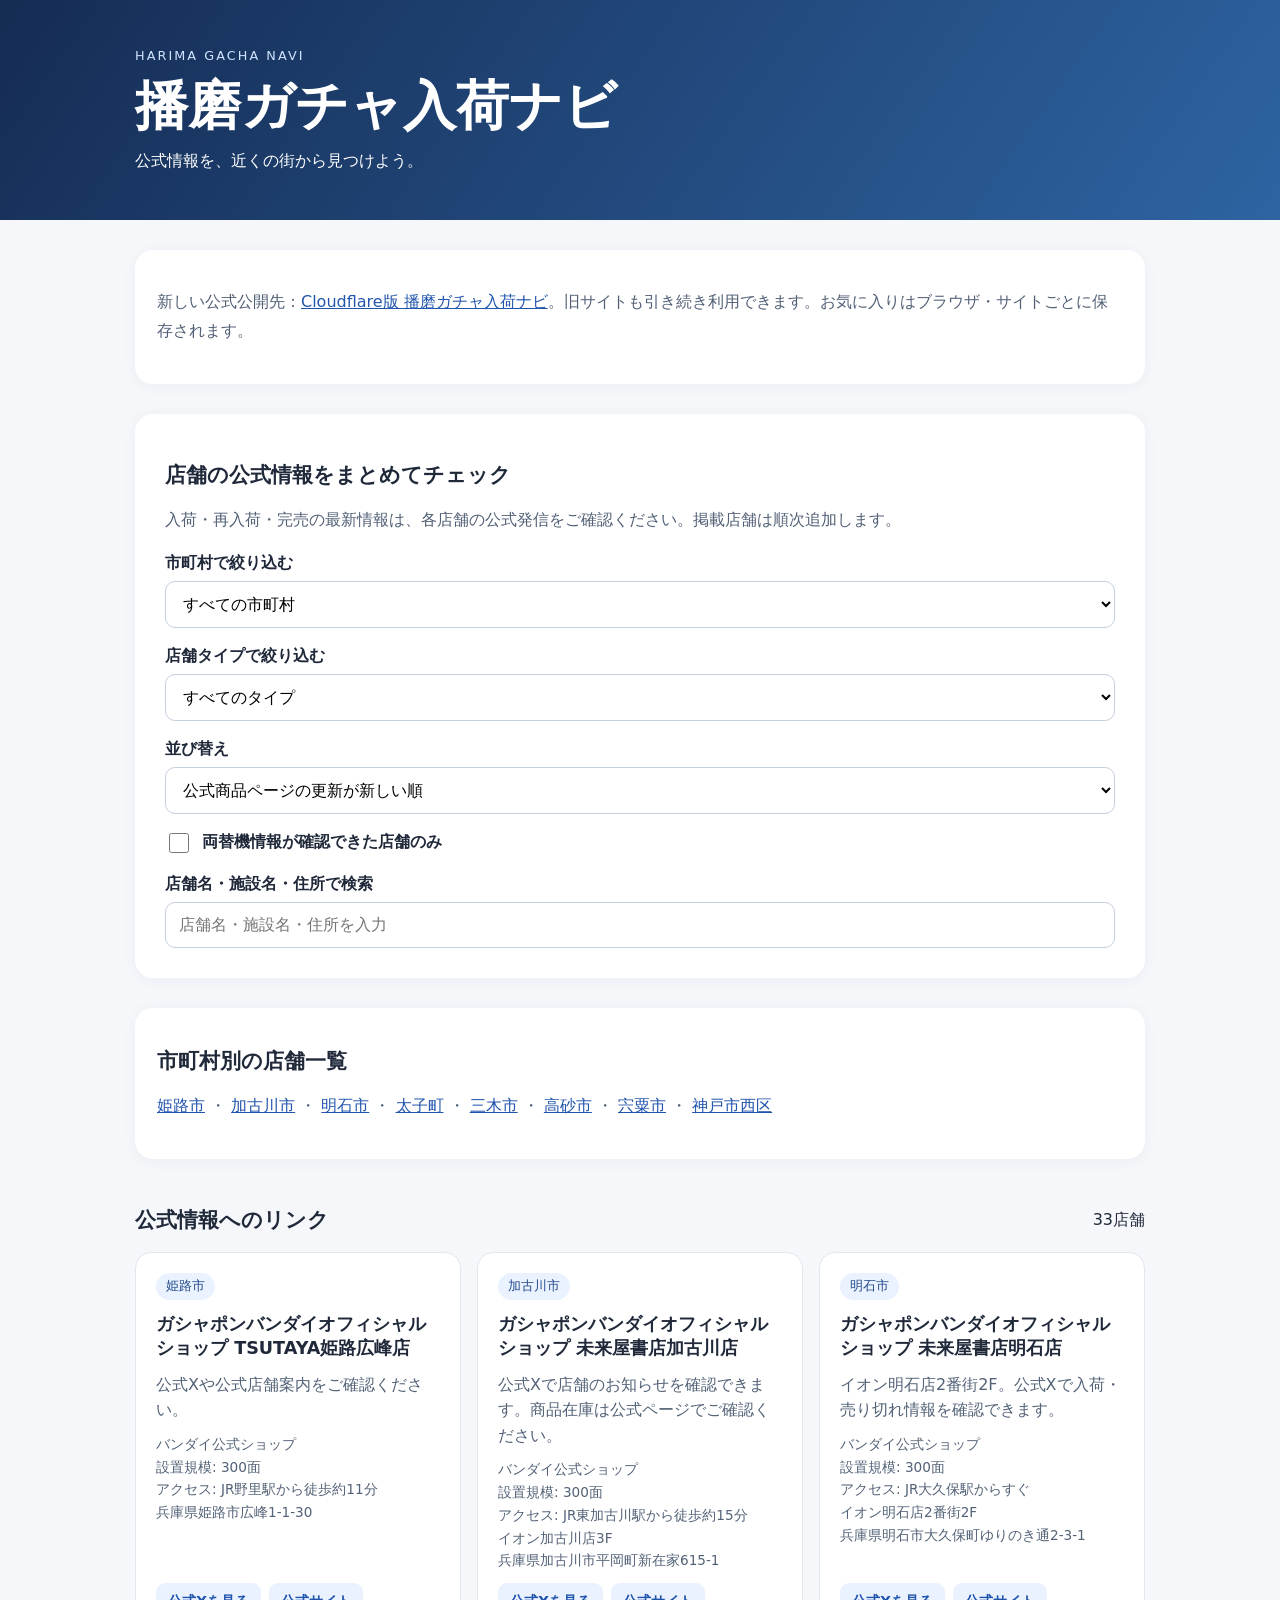
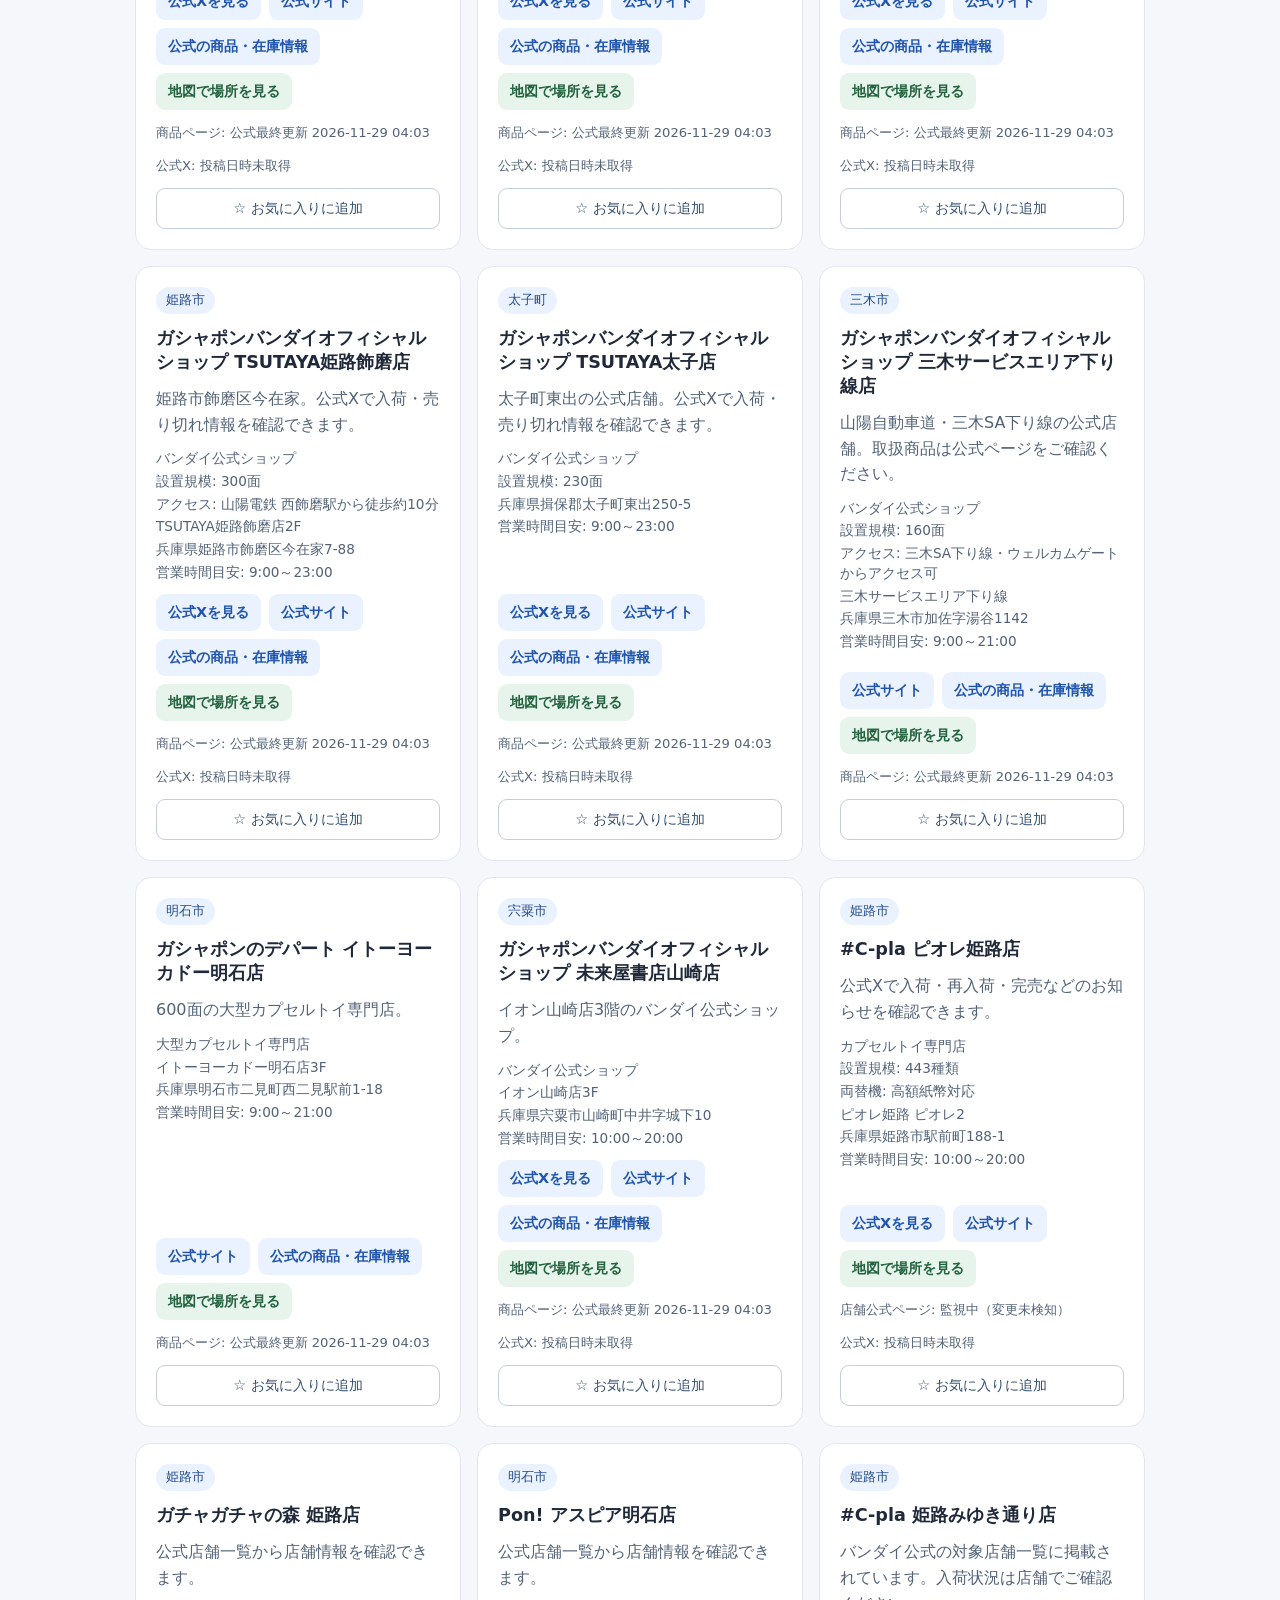
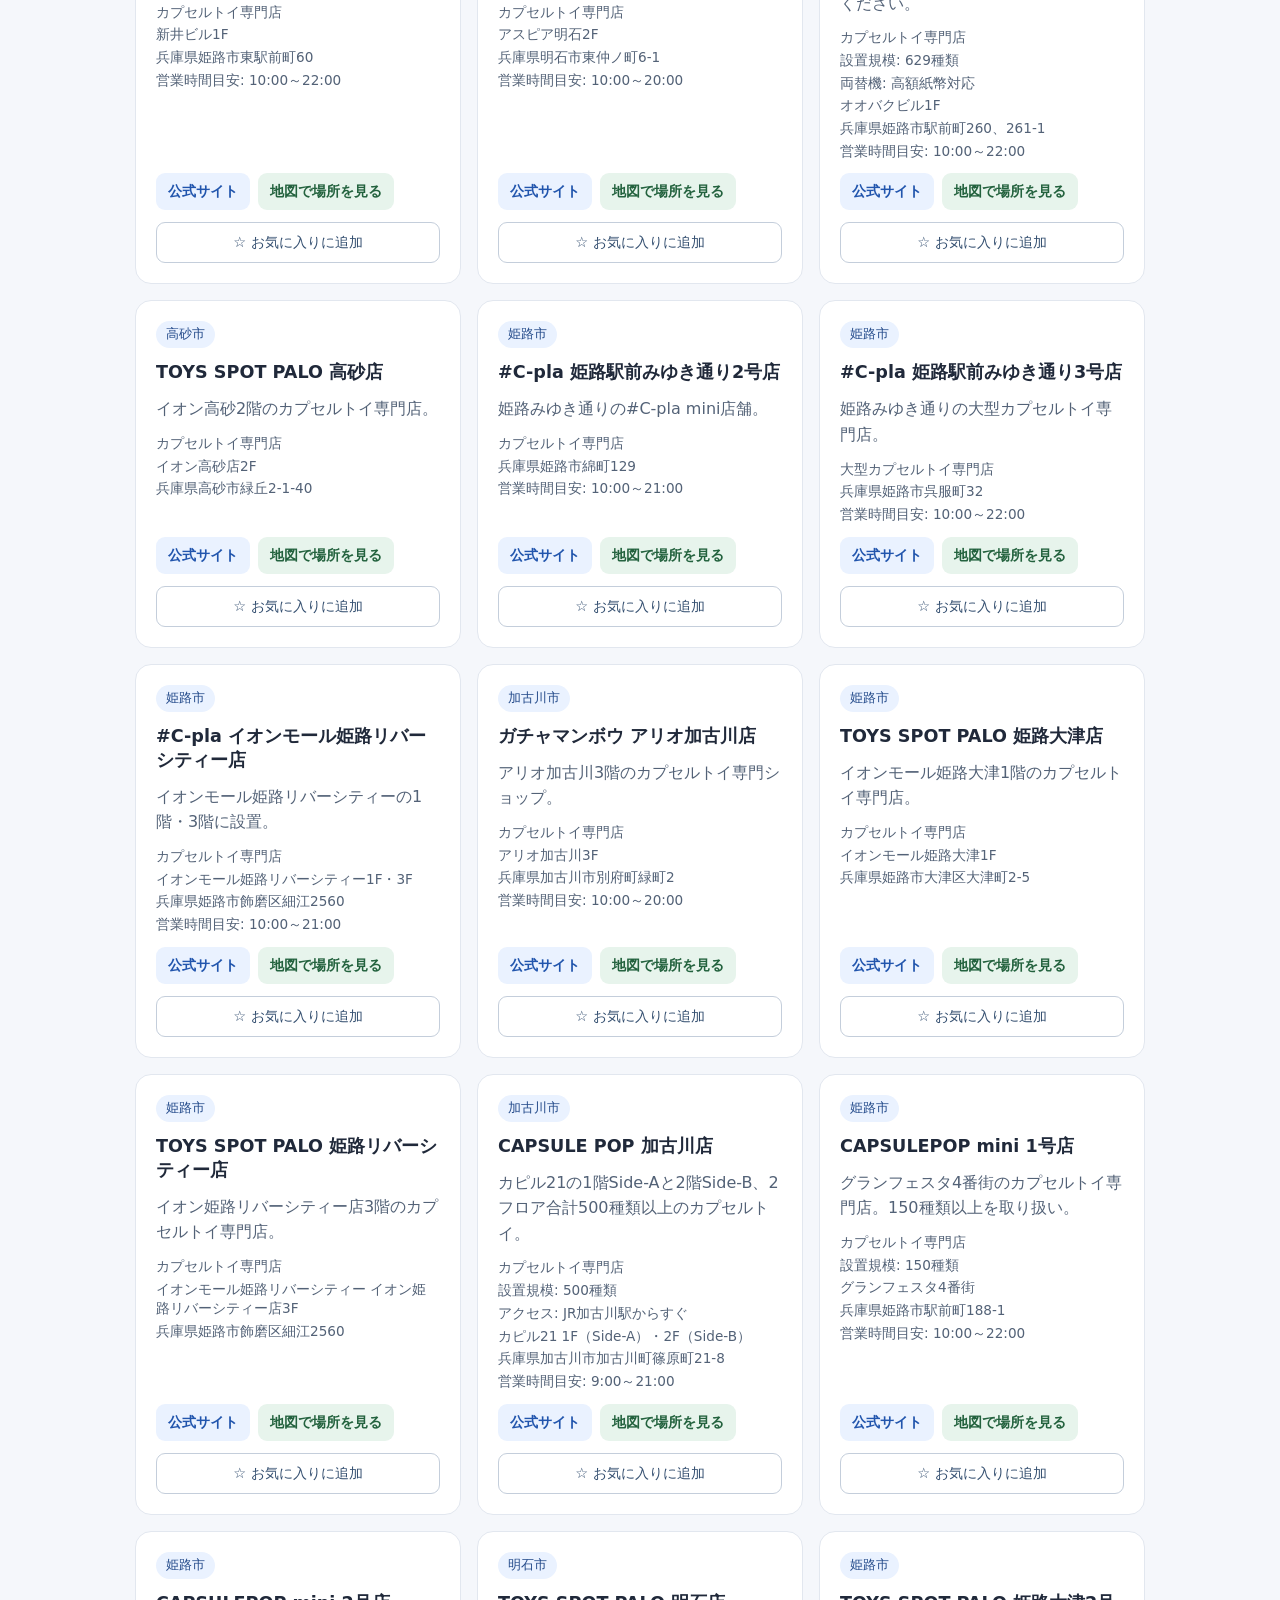
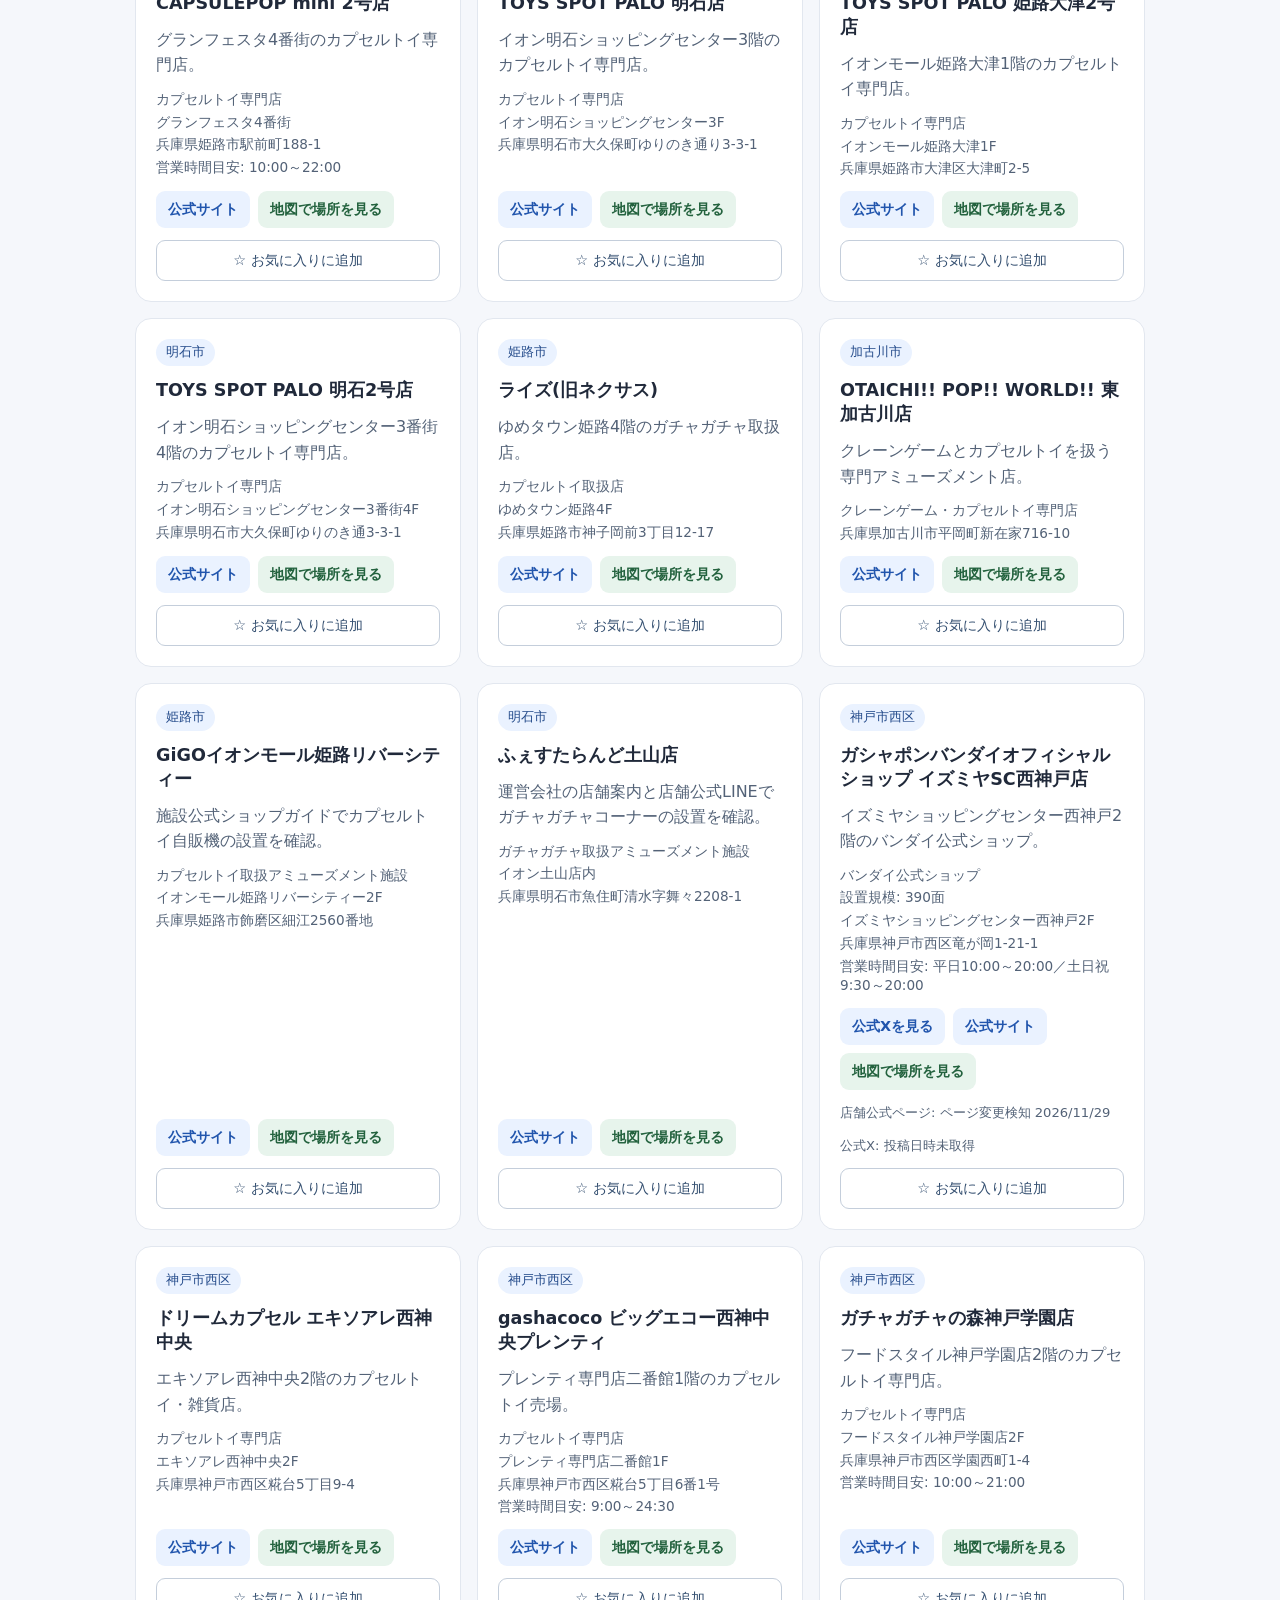
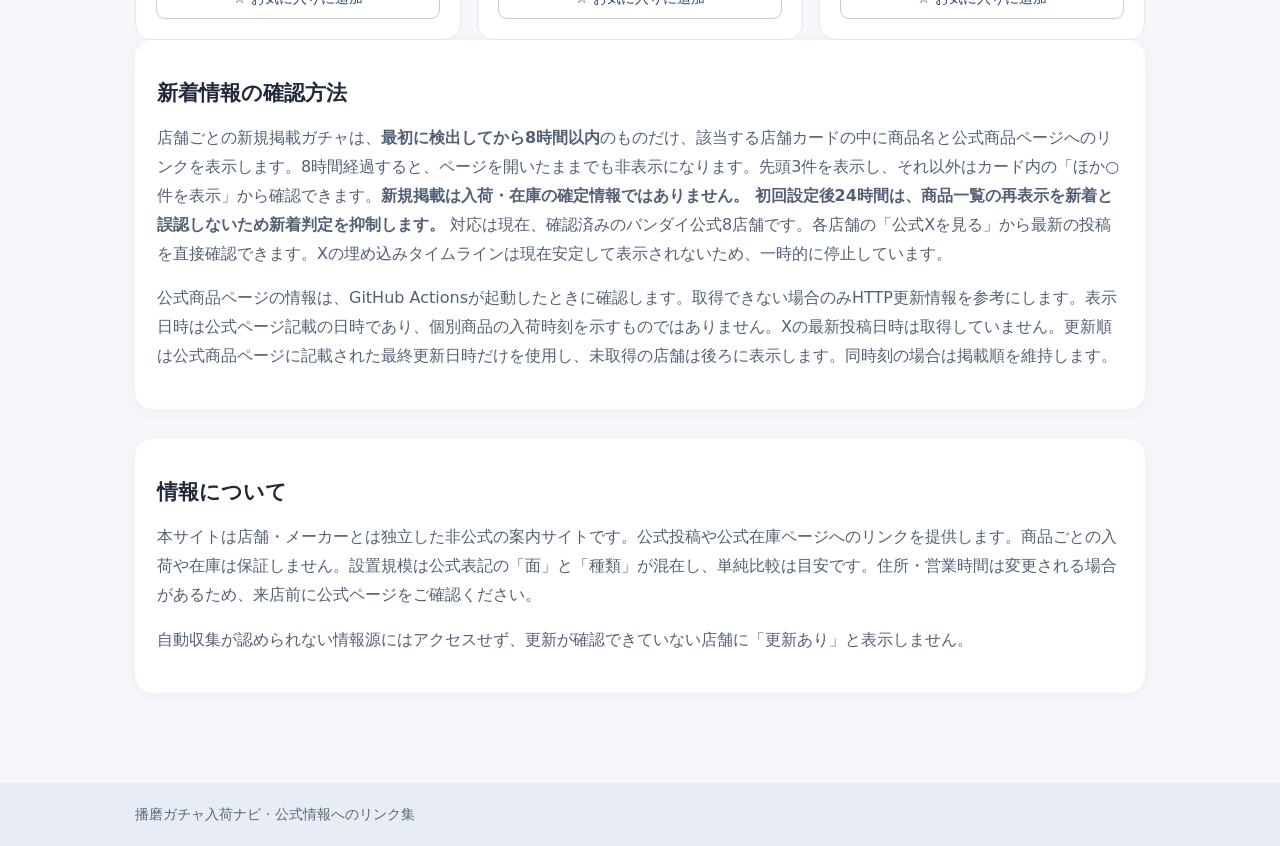
<file: index.html>
<!doctype html>
<html lang="ja"><head><meta charset="utf-8"><meta name="viewport" content="width=device-width,initial-scale=1"><meta name="description" content="播磨地域・神戸市西区のガチャガチャ店舗公式情報を地域別に探せる案内サイト。"><title>播磨・神戸市西区のガチャガチャ店舗・公式X情報 | 播磨ガチャ入荷ナビ</title><link rel="canonical" href="https://harima-gacha-navi.pages.dev/"><link rel="stylesheet" href="style.css"></head>
<body><header><div class="wrap"><p class="eyebrow">HARIMA GACHA NAVI</p><h1>播磨ガチャ入荷ナビ</h1><p>公式情報を、近くの街から見つけよう。</p></div></header>
<main class="wrap"><!-- legacy-migration-start --><section class="notice"><p>新しい公式公開先：<a href="https://harima-gacha-navi.pages.dev/">Cloudflare版 播磨ガチャ入荷ナビ</a>。旧サイトも引き続き利用できます。お気に入りはブラウザ・サイトごとに保存されます。</p></section><!-- legacy-migration-end --><section class="intro"><h2>店舗の公式情報をまとめてチェック</h2><p>入荷・再入荷・完売の最新情報は、各店舗の公式発信をご確認ください。掲載店舗は順次追加します。</p><label for="city">市町村で絞り込む</label><select id="city"><option value="">すべての市町村</option></select><label for="category">店舗タイプで絞り込む</label><select id="category"><option value="">すべてのタイプ</option></select><label for="sort">並び替え</label><select id="sort"><option value="updated">公式商品ページの更新が新しい順</option><option value="default">標準順</option><option value="capacity">設置規模の大きい順（面・種類混在）</option><option value="name">店舗名順</option></select><label class="favorite-filter"><input id="exchange-only" type="checkbox"> 両替機情報が確認できた店舗のみ</label><label for="search">店舗名・施設名・住所で検索</label><input id="search" type="search" placeholder="店舗名・施設名・住所を入力"></section>
<section class="notice"><h2>市町村別の店舗一覧</h2><p><a href="city/himeji/">姫路市</a> ・ <a href="city/kakogawa/">加古川市</a> ・ <a href="city/akashi/">明石市</a> ・ <a href="city/taishi/">太子町</a> ・ <a href="city/miki/">三木市</a> ・ <a href="city/takasago/">高砂市</a> ・ <a href="city/shiso/">宍粟市</a> ・ <a href="city/kobe-nishi/">神戸市西区</a></p></section><section class="notice" hidden><h2>公式Xをまとめて確認</h2><p>下のボタンを押すと、登録店舗の公開タイムラインを一画面に表示します。投稿の新着判定や入荷保証は行いません。</p><label for="board-city">まとめ表示の市町村</label><select id="board-city"><option value="">すべての市町村</option></select><label class="favorite-filter"><input id="board-favorites" type="checkbox"> お気に入り店舗のみ</label><p id="board-count" aria-live="polite"></p><button id="show-board" type="button" aria-expanded="false">公式Xをまとめて表示</button><div id="timeline-board" class="timeline-board" hidden></div></section><section aria-live="polite"><div class="section-head"><h2>公式情報へのリンク</h2><span id="count"></span></div><div id="stores" class="grid"></div></section>
<section class="notice"><h2>新着情報の確認方法</h2><p>店舗ごとの新規掲載ガチャは、<strong>最初に検出してから8時間以内</strong>のものだけ、該当する店舗カードの中に商品名と公式商品ページへのリンクを表示します。8時間経過すると、ページを開いたままでも非表示になります。先頭3件を表示し、それ以外はカード内の「ほか○件を表示」から確認できます。<strong>新規掲載は入荷・在庫の確定情報ではありません。 初回設定後24時間は、商品一覧の再表示を新着と誤認しないため新着判定を抑制します。</strong> 対応は現在、確認済みのバンダイ公式8店舗です。各店舗の「公式Xを見る」から最新の投稿を直接確認できます。Xの埋め込みタイムラインは現在安定して表示されないため、一時的に停止しています。</p><p>公式商品ページの情報は、GitHub Actionsが起動したときに確認します。取得できない場合のみHTTP更新情報を参考にします。表示日時は公式ページ記載の日時であり、個別商品の入荷時刻を示すものではありません。Xの最新投稿日時は取得していません。更新順は公式商品ページに記載された最終更新日時だけを使用し、未取得の店舗は後ろに表示します。同時刻の場合は掲載順を維持します。</p></section><section class="notice"><h2>情報について</h2><p>本サイトは店舗・メーカーとは独立した非公式の案内サイトです。公式投稿や公式在庫ページへのリンクを提供します。商品ごとの入荷や在庫は保証しません。設置規模は公式表記の「面」と「種類」が混在し、単純比較は目安です。住所・営業時間は変更される場合があるため、来店前に公式ページをご確認ください。</p><p>自動収集が認められない情報源にはアクセスせず、更新が確認できていない店舗に「更新あり」と表示しません。</p></section></main><footer><div class="wrap">播磨ガチャ入荷ナビ · 公式情報へのリンク集</div></footer><script src="stores.js" defer></script><script src="favorites.js" defer></script><script src="store-card-gachas.js" defer></script><script src="app.js" defer></script><script src="x-embed.js" defer></script><script src="timeline-board.js" defer></script></body></html>
</file>
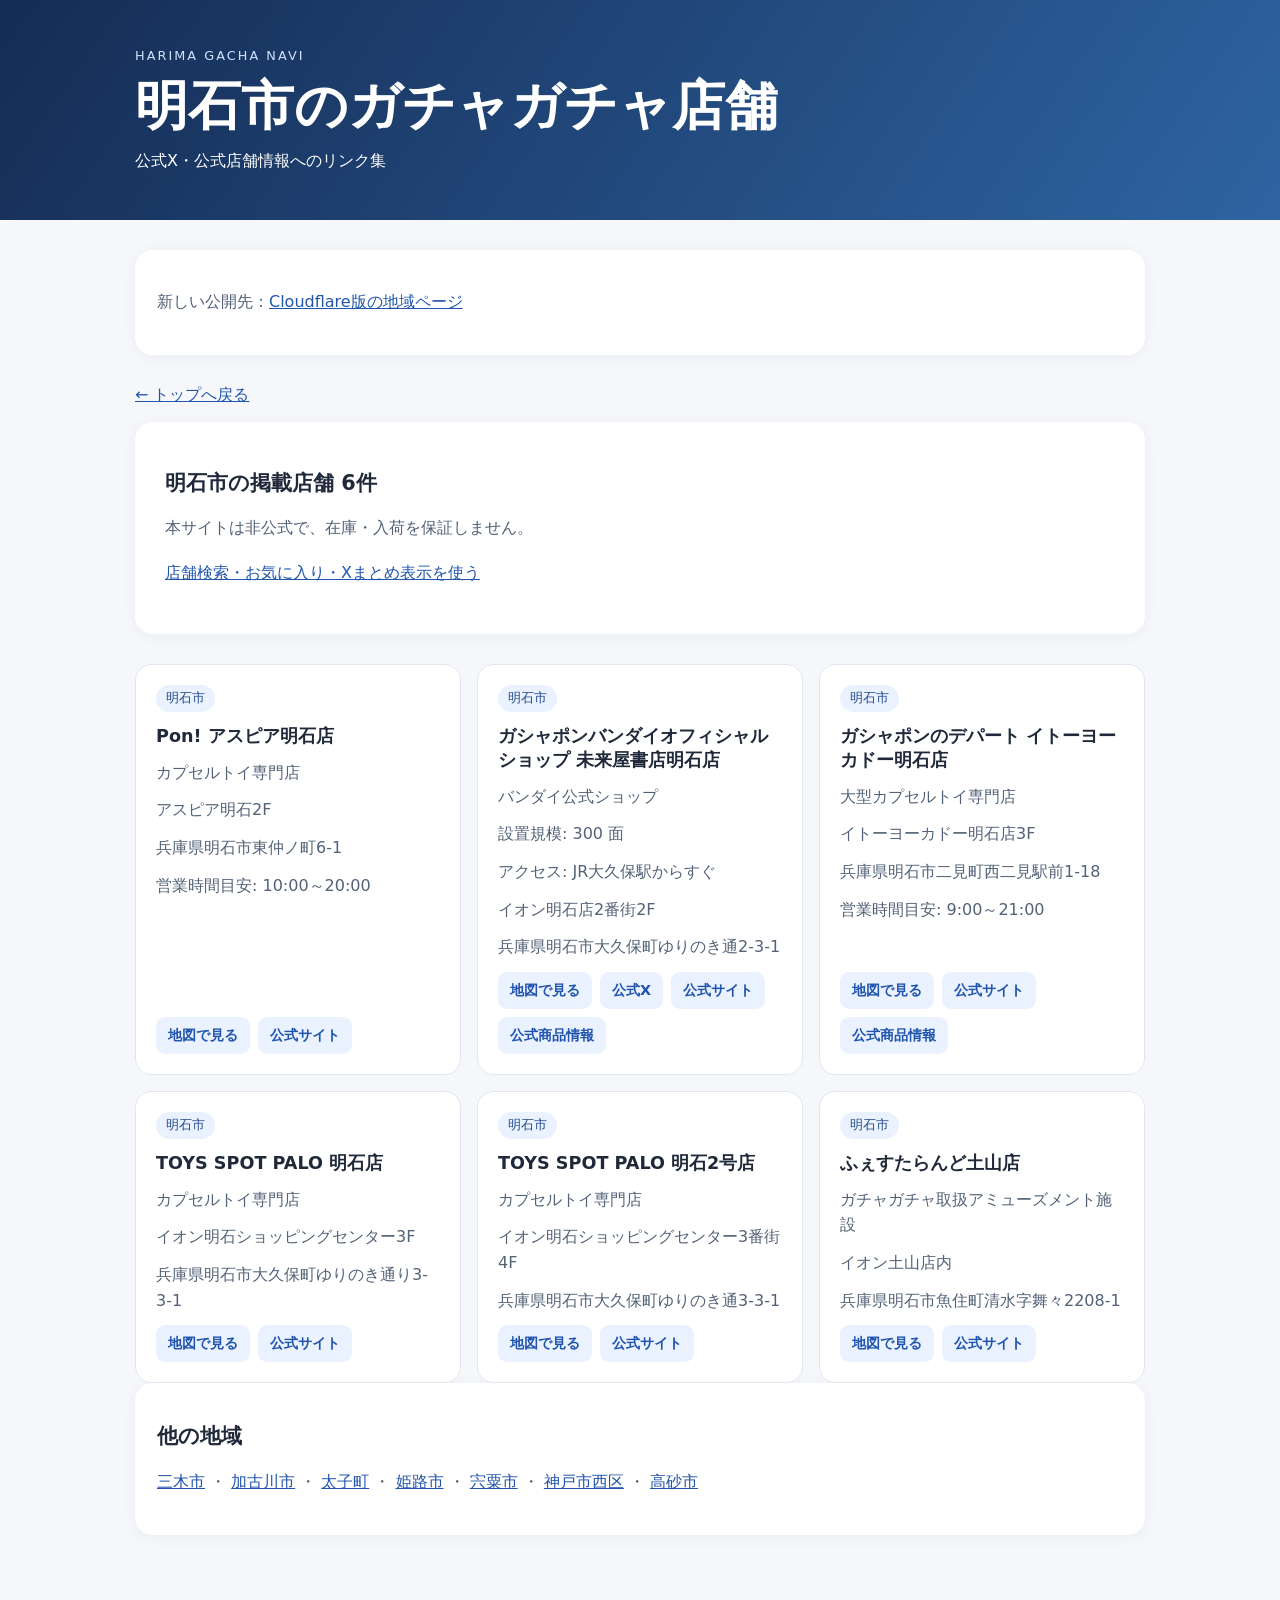
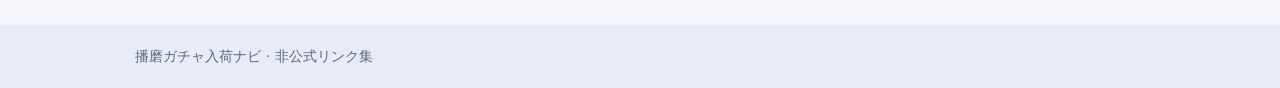
<file: city/akashi/index.html>
<!doctype html><html lang="ja"><head><meta charset="utf-8"><meta name="viewport" content="width=device-width,initial-scale=1"><title>明石市のガチャガチャ店舗・公式X情報 | 播磨ガチャ入荷ナビ</title><meta name="description" content="明石市のガチャガチャ・カプセルトイ店舗6件の公式情報リンク。入荷情報は公式発信で確認できます。"><link rel="canonical" href="https://harima-gacha-navi.pages.dev/city/akashi/"><link rel="stylesheet" href="../../style.css"></head><body><header><div class="wrap"><p class="eyebrow">HARIMA GACHA NAVI</p><h1>明石市のガチャガチャ店舗</h1><p>公式X・公式店舗情報へのリンク集</p></div></header><main class="wrap"><!-- legacy-migration-start --><section class="notice"><p>新しい公開先：<a href="https://harima-gacha-navi.pages.dev/city/akashi/">Cloudflare版の地域ページ</a></p></section><!-- legacy-migration-end --><p><a href="../../">← トップへ戻る</a></p><section class="intro"><h2>明石市の掲載店舗 6件</h2><p>本サイトは非公式で、在庫・入荷を保証しません。</p><p><a href="../../?city=%E6%98%8E%E7%9F%B3%E5%B8%82">店舗検索・お気に入り・Xまとめ表示を使う</a></p></section><section class="grid"><article class="card" data-store-name="Pon! アスピア明石店"><span class="city">明石市</span><h3>Pon! アスピア明石店</h3><p>カプセルトイ専門店</p><p>アスピア明石2F</p><p>兵庫県明石市東仲ノ町6-1</p><p>営業時間目安: 10:00～20:00</p><div class="links"><a href="https://www.google.com/maps/search/?api=1&amp;query=%E5%85%B5%E5%BA%AB%E7%9C%8C%E6%98%8E%E7%9F%B3%E5%B8%82%E6%9D%B1%E4%BB%B2%E3%83%8E%E7%94%BA6-1%20Pon!%20%E3%82%A2%E3%82%B9%E3%83%94%E3%82%A2%E6%98%8E%E7%9F%B3%E5%BA%97" target="_blank" rel="noopener noreferrer">地図で見る</a><a href="https://www.gachagachanomori.com/shoplist/" target="_blank" rel="noopener noreferrer">公式サイト</a></div></article><article class="card" data-store-name="ガシャポンバンダイオフィシャルショップ 未来屋書店明石店"><span class="city">明石市</span><h3>ガシャポンバンダイオフィシャルショップ 未来屋書店明石店</h3><p>バンダイ公式ショップ</p><p>設置規模: 300 面</p><p>アクセス: JR大久保駅からすぐ</p><p>イオン明石店2番街2F</p><p>兵庫県明石市大久保町ゆりのき通2-3-1</p><div class="links"><a href="https://www.google.com/maps/search/?api=1&amp;query=%E5%85%B5%E5%BA%AB%E7%9C%8C%E6%98%8E%E7%9F%B3%E5%B8%82%E5%A4%A7%E4%B9%85%E4%BF%9D%E7%94%BA%E3%82%86%E3%82%8A%E3%81%AE%E3%81%8D%E9%80%9A2-3-1%20%E3%82%AC%E3%82%B7%E3%83%A3%E3%83%9D%E3%83%B3%E3%83%90%E3%83%B3%E3%83%80%E3%82%A4%E3%82%AA%E3%83%95%E3%82%A3%E3%82%B7%E3%83%A3%E3%83%AB%E3%82%B7%E3%83%A7%E3%83%83%E3%83%97%20%E6%9C%AA%E6%9D%A5%E5%B1%8B%E6%9B%B8%E5%BA%97%E6%98%8E%E7%9F%B3%E5%BA%97" target="_blank" rel="noopener noreferrer">地図で見る</a><a href="https://x.com/GBO_akashi" target="_blank" rel="noopener noreferrer">公式X</a><a href="https://bandainamco-am.co.jp/others/gashapon-bandai-officialshop/store/akashi/" target="_blank" rel="noopener noreferrer">公式サイト</a><a href="https://bandainamco-am.co.jp/others/gashapon-bandai-officialshop/store/akashi/item/" target="_blank" rel="noopener noreferrer">公式商品情報</a></div></article><article class="card" data-store-name="ガシャポンのデパート イトーヨーカドー明石店"><span class="city">明石市</span><h3>ガシャポンのデパート イトーヨーカドー明石店</h3><p>大型カプセルトイ専門店</p><p>イトーヨーカドー明石店3F</p><p>兵庫県明石市二見町西二見駅前1-18</p><p>営業時間目安: 9:00～21:00</p><div class="links"><a href="https://www.google.com/maps/search/?api=1&amp;query=%E5%85%B5%E5%BA%AB%E7%9C%8C%E6%98%8E%E7%9F%B3%E5%B8%82%E4%BA%8C%E8%A6%8B%E7%94%BA%E8%A5%BF%E4%BA%8C%E8%A6%8B%E9%A7%85%E5%89%8D1-18%20%E3%82%AC%E3%82%B7%E3%83%A3%E3%83%9D%E3%83%B3%E3%81%AE%E3%83%87%E3%83%91%E3%83%BC%E3%83%88%20%E3%82%A4%E3%83%88%E3%83%BC%E3%83%A8%E3%83%BC%E3%82%AB%E3%83%89%E3%83%BC%E6%98%8E%E7%9F%B3%E5%BA%97" target="_blank" rel="noopener noreferrer">地図で見る</a><a href="https://bandainamco-am.co.jp/others/capsule-toy-store/store/iyakashi/" target="_blank" rel="noopener noreferrer">公式サイト</a><a href="https://bandainamco-am.co.jp/others/capsule-toy-store/store/iyakashi/item/" target="_blank" rel="noopener noreferrer">公式商品情報</a></div></article><article class="card" data-store-name="TOYS SPOT PALO 明石店"><span class="city">明石市</span><h3>TOYS SPOT PALO 明石店</h3><p>カプセルトイ専門店</p><p>イオン明石ショッピングセンター3F</p><p>兵庫県明石市大久保町ゆりのき通り3-3-1</p><div class="links"><a href="https://www.google.com/maps/search/?api=1&amp;query=%E5%85%B5%E5%BA%AB%E7%9C%8C%E6%98%8E%E7%9F%B3%E5%B8%82%E5%A4%A7%E4%B9%85%E4%BF%9D%E7%94%BA%E3%82%86%E3%82%8A%E3%81%AE%E3%81%8D%E9%80%9A%E3%82%8A3-3-1%20TOYS%20SPOT%20PALO%20%E6%98%8E%E7%9F%B3%E5%BA%97" target="_blank" rel="noopener noreferrer">地図で見る</a><a href="https://www.fantasy.co.jp/shoplist/shop-5991031/" target="_blank" rel="noopener noreferrer">公式サイト</a></div></article><article class="card" data-store-name="TOYS SPOT PALO 明石2号店"><span class="city">明石市</span><h3>TOYS SPOT PALO 明石2号店</h3><p>カプセルトイ専門店</p><p>イオン明石ショッピングセンター3番街4F</p><p>兵庫県明石市大久保町ゆりのき通3-3-1</p><div class="links"><a href="https://www.google.com/maps/search/?api=1&amp;query=%E5%85%B5%E5%BA%AB%E7%9C%8C%E6%98%8E%E7%9F%B3%E5%B8%82%E5%A4%A7%E4%B9%85%E4%BF%9D%E7%94%BA%E3%82%86%E3%82%8A%E3%81%AE%E3%81%8D%E9%80%9A3-3-1%20TOYS%20SPOT%20PALO%20%E6%98%8E%E7%9F%B32%E5%8F%B7%E5%BA%97" target="_blank" rel="noopener noreferrer">地図で見る</a><a href="https://www.fantasy.co.jp/shoplist/shop-5991032/" target="_blank" rel="noopener noreferrer">公式サイト</a></div></article><article class="card" data-store-name="ふぇすたらんど土山店"><span class="city">明石市</span><h3>ふぇすたらんど土山店</h3><p>ガチャガチャ取扱アミューズメント施設</p><p>イオン土山店内</p><p>兵庫県明石市魚住町清水字舞々2208-1</p><div class="links"><a href="https://www.google.com/maps/search/?api=1&amp;query=%E5%85%B5%E5%BA%AB%E7%9C%8C%E6%98%8E%E7%9F%B3%E5%B8%82%E9%AD%9A%E4%BD%8F%E7%94%BA%E6%B8%85%E6%B0%B4%E5%AD%97%E8%88%9E%E3%80%852208-1%20%E3%81%B5%E3%81%87%E3%81%99%E3%81%9F%E3%82%89%E3%82%93%E3%81%A9%E5%9C%9F%E5%B1%B1%E5%BA%97" target="_blank" rel="noopener noreferrer">地図で見る</a><a href="https://www.luluarq.co.jp/festaweb/land-tsuchiyama.html" target="_blank" rel="noopener noreferrer">公式サイト</a></div></article></section><section class="notice"><h2>他の地域</h2><p><a href="../miki/">三木市</a> ・ <a href="../kakogawa/">加古川市</a> ・ <a href="../taishi/">太子町</a> ・ <a href="../himeji/">姫路市</a> ・ <a href="../shiso/">宍粟市</a> ・ <a href="../kobe-nishi/">神戸市西区</a> ・ <a href="../takasago/">高砂市</a></p></section></main><footer><div class="wrap">播磨ガチャ入荷ナビ · 非公式リンク集</div></footer><script src="../../store-card-gachas.js" defer></script><script src="../../city-gacha-cards.js" defer></script></body></html>
</file>
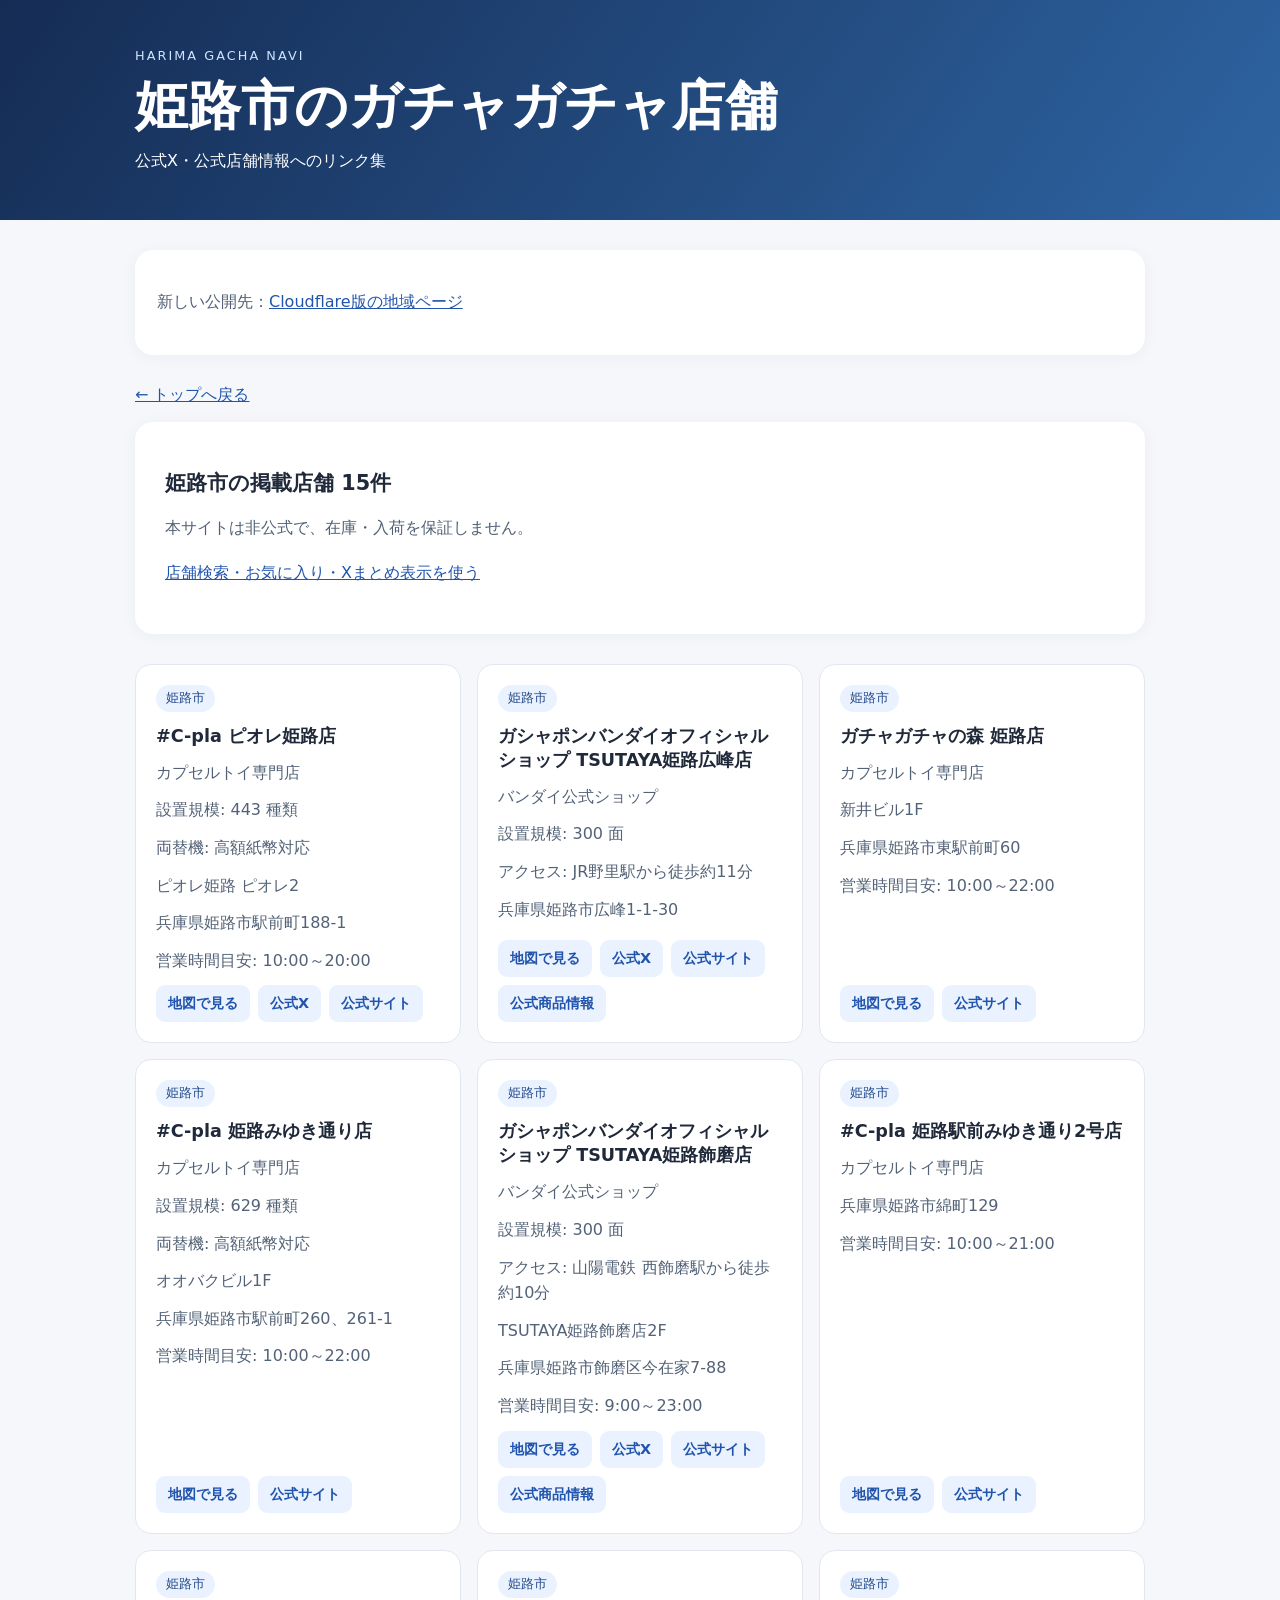
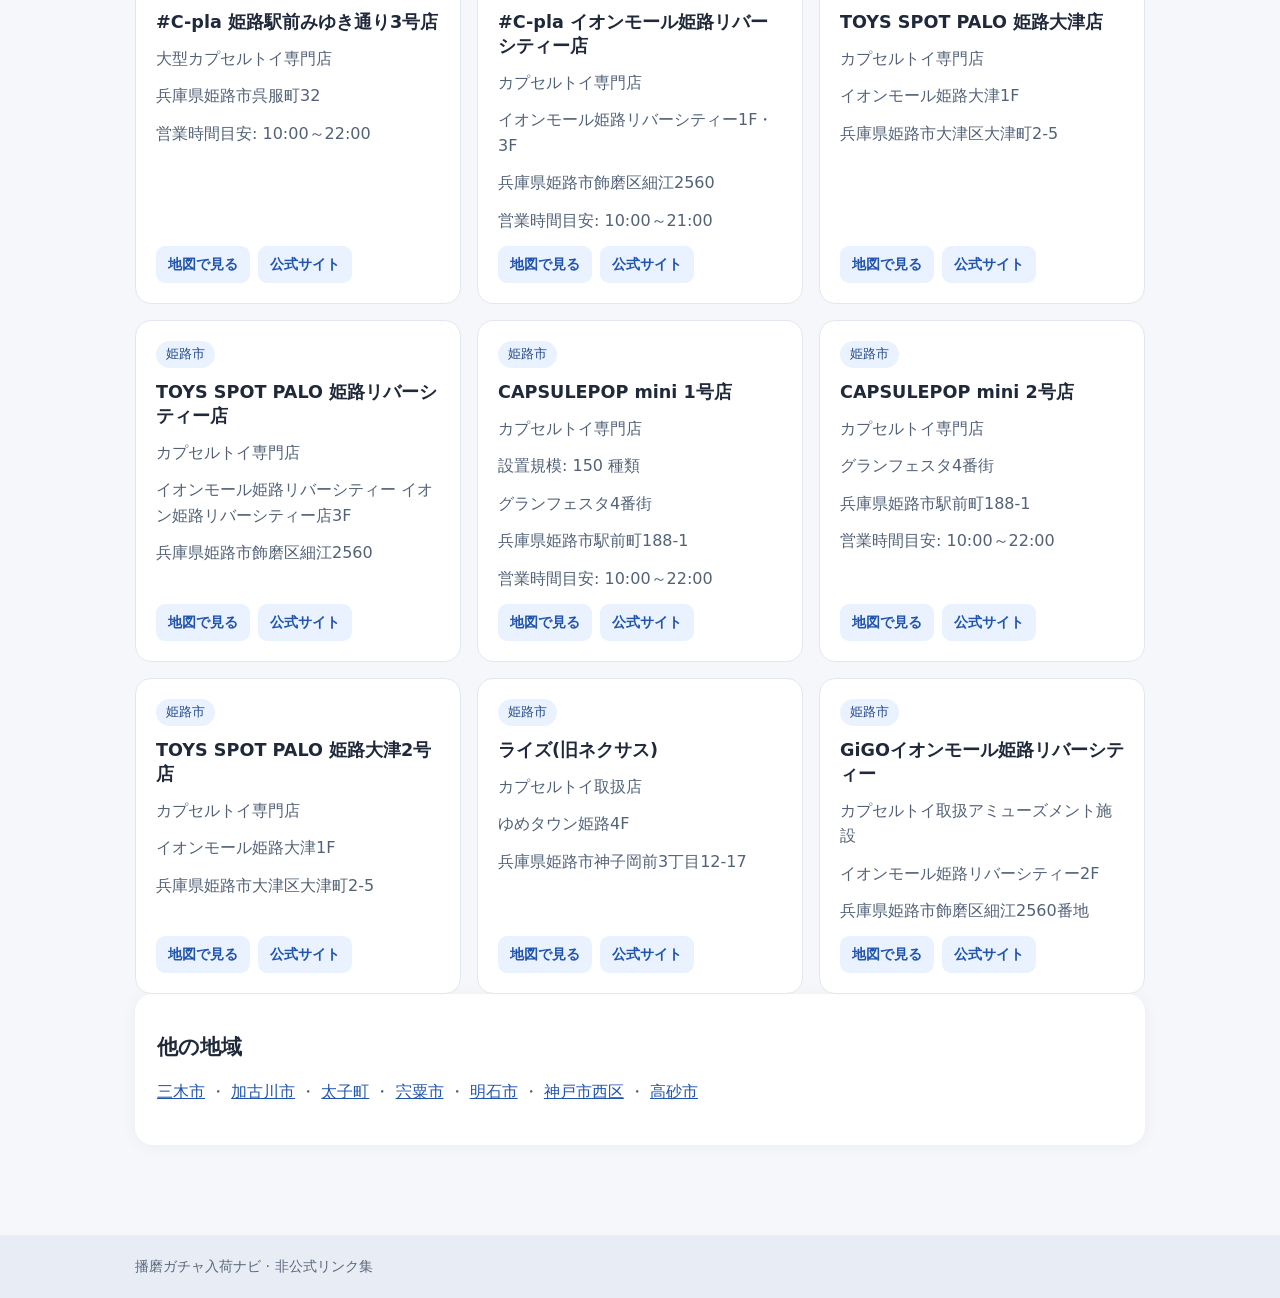
<file: city/himeji/index.html>
<!doctype html><html lang="ja"><head><meta charset="utf-8"><meta name="viewport" content="width=device-width,initial-scale=1"><title>姫路市のガチャガチャ店舗・公式X情報 | 播磨ガチャ入荷ナビ</title><meta name="description" content="姫路市のガチャガチャ・カプセルトイ店舗15件の公式情報リンク。入荷情報は公式発信で確認できます。"><link rel="canonical" href="https://harima-gacha-navi.pages.dev/city/himeji/"><link rel="stylesheet" href="../../style.css"></head><body><header><div class="wrap"><p class="eyebrow">HARIMA GACHA NAVI</p><h1>姫路市のガチャガチャ店舗</h1><p>公式X・公式店舗情報へのリンク集</p></div></header><main class="wrap"><!-- legacy-migration-start --><section class="notice"><p>新しい公開先：<a href="https://harima-gacha-navi.pages.dev/city/himeji/">Cloudflare版の地域ページ</a></p></section><!-- legacy-migration-end --><p><a href="../../">← トップへ戻る</a></p><section class="intro"><h2>姫路市の掲載店舗 15件</h2><p>本サイトは非公式で、在庫・入荷を保証しません。</p><p><a href="../../?city=%E5%A7%AB%E8%B7%AF%E5%B8%82">店舗検索・お気に入り・Xまとめ表示を使う</a></p></section><section class="grid"><article class="card" data-store-name="#C-pla ピオレ姫路店"><span class="city">姫路市</span><h3>#C-pla ピオレ姫路店</h3><p>カプセルトイ専門店</p><p>設置規模: 443 種類</p><p>両替機: 高額紙幣対応</p><p>ピオレ姫路 ピオレ2</p><p>兵庫県姫路市駅前町188-1</p><p>営業時間目安: 10:00～20:00</p><div class="links"><a href="https://www.google.com/maps/search/?api=1&amp;query=%E5%85%B5%E5%BA%AB%E7%9C%8C%E5%A7%AB%E8%B7%AF%E5%B8%82%E9%A7%85%E5%89%8D%E7%94%BA188-1%20%23C-pla%20%E3%83%94%E3%82%AA%E3%83%AC%E5%A7%AB%E8%B7%AF%E5%BA%97" target="_blank" rel="noopener noreferrer">地図で見る</a><a href="https://x.com/cpla_piolehime" target="_blank" rel="noopener noreferrer">公式X</a><a href="https://toshin.jpn.com/shop/ピオレ姫路店/" target="_blank" rel="noopener noreferrer">公式サイト</a></div></article><article class="card" data-store-name="ガシャポンバンダイオフィシャルショップ TSUTAYA姫路広峰店"><span class="city">姫路市</span><h3>ガシャポンバンダイオフィシャルショップ TSUTAYA姫路広峰店</h3><p>バンダイ公式ショップ</p><p>設置規模: 300 面</p><p>アクセス: JR野里駅から徒歩約11分</p><p>兵庫県姫路市広峰1-1-30</p><div class="links"><a href="https://www.google.com/maps/search/?api=1&amp;query=%E5%85%B5%E5%BA%AB%E7%9C%8C%E5%A7%AB%E8%B7%AF%E5%B8%82%E5%BA%83%E5%B3%B01-1-30%20%E3%82%AC%E3%82%B7%E3%83%A3%E3%83%9D%E3%83%B3%E3%83%90%E3%83%B3%E3%83%80%E3%82%A4%E3%82%AA%E3%83%95%E3%82%A3%E3%82%B7%E3%83%A3%E3%83%AB%E3%82%B7%E3%83%A7%E3%83%83%E3%83%97%20TSUTAYA%E5%A7%AB%E8%B7%AF%E5%BA%83%E5%B3%B0%E5%BA%97" target="_blank" rel="noopener noreferrer">地図で見る</a><a href="https://x.com/GBO_t_hiromine" target="_blank" rel="noopener noreferrer">公式X</a><a href="https://bandainamco-am.co.jp/others/gashapon-bandai-officialshop/store/t_hiromine/" target="_blank" rel="noopener noreferrer">公式サイト</a><a href="https://bandainamco-am.co.jp/others/gashapon-bandai-officialshop/store/t_hiromine/item/" target="_blank" rel="noopener noreferrer">公式商品情報</a></div></article><article class="card" data-store-name="ガチャガチャの森 姫路店"><span class="city">姫路市</span><h3>ガチャガチャの森 姫路店</h3><p>カプセルトイ専門店</p><p>新井ビル1F</p><p>兵庫県姫路市東駅前町60</p><p>営業時間目安: 10:00～22:00</p><div class="links"><a href="https://www.google.com/maps/search/?api=1&amp;query=%E5%85%B5%E5%BA%AB%E7%9C%8C%E5%A7%AB%E8%B7%AF%E5%B8%82%E6%9D%B1%E9%A7%85%E5%89%8D%E7%94%BA60%20%E3%82%AC%E3%83%81%E3%83%A3%E3%82%AC%E3%83%81%E3%83%A3%E3%81%AE%E6%A3%AE%20%E5%A7%AB%E8%B7%AF%E5%BA%97" target="_blank" rel="noopener noreferrer">地図で見る</a><a href="https://www.gachagachanomori.com/shoplist/" target="_blank" rel="noopener noreferrer">公式サイト</a></div></article><article class="card" data-store-name="#C-pla 姫路みゆき通り店"><span class="city">姫路市</span><h3>#C-pla 姫路みゆき通り店</h3><p>カプセルトイ専門店</p><p>設置規模: 629 種類</p><p>両替機: 高額紙幣対応</p><p>オオバクビル1F</p><p>兵庫県姫路市駅前町260、261-1</p><p>営業時間目安: 10:00～22:00</p><div class="links"><a href="https://www.google.com/maps/search/?api=1&amp;query=%E5%85%B5%E5%BA%AB%E7%9C%8C%E5%A7%AB%E8%B7%AF%E5%B8%82%E9%A7%85%E5%89%8D%E7%94%BA260%E3%80%81261-1%20%23C-pla%20%E5%A7%AB%E8%B7%AF%E3%81%BF%E3%82%86%E3%81%8D%E9%80%9A%E3%82%8A%E5%BA%97" target="_blank" rel="noopener noreferrer">地図で見る</a><a href="https://toshin.jpn.com/shop/姫路駅前みゆき通り店/" target="_blank" rel="noopener noreferrer">公式サイト</a></div></article><article class="card" data-store-name="ガシャポンバンダイオフィシャルショップ TSUTAYA姫路飾磨店"><span class="city">姫路市</span><h3>ガシャポンバンダイオフィシャルショップ TSUTAYA姫路飾磨店</h3><p>バンダイ公式ショップ</p><p>設置規模: 300 面</p><p>アクセス: 山陽電鉄 西飾磨駅から徒歩約10分</p><p>TSUTAYA姫路飾磨店2F</p><p>兵庫県姫路市飾磨区今在家7-88</p><p>営業時間目安: 9:00～23:00</p><div class="links"><a href="https://www.google.com/maps/search/?api=1&amp;query=%E5%85%B5%E5%BA%AB%E7%9C%8C%E5%A7%AB%E8%B7%AF%E5%B8%82%E9%A3%BE%E7%A3%A8%E5%8C%BA%E4%BB%8A%E5%9C%A8%E5%AE%B67-88%20%E3%82%AC%E3%82%B7%E3%83%A3%E3%83%9D%E3%83%B3%E3%83%90%E3%83%B3%E3%83%80%E3%82%A4%E3%82%AA%E3%83%95%E3%82%A3%E3%82%B7%E3%83%A3%E3%83%AB%E3%82%B7%E3%83%A7%E3%83%83%E3%83%97%20TSUTAYA%E5%A7%AB%E8%B7%AF%E9%A3%BE%E7%A3%A8%E5%BA%97" target="_blank" rel="noopener noreferrer">地図で見る</a><a href="https://x.com/GBO_t_shikama" target="_blank" rel="noopener noreferrer">公式X</a><a href="https://bandainamco-am.co.jp/others/gashapon-bandai-officialshop/store/t_shikama/" target="_blank" rel="noopener noreferrer">公式サイト</a><a href="https://bandainamco-am.co.jp/others/gashapon-bandai-officialshop/store/t_shikama/item/" target="_blank" rel="noopener noreferrer">公式商品情報</a></div></article><article class="card" data-store-name="#C-pla 姫路駅前みゆき通り2号店"><span class="city">姫路市</span><h3>#C-pla 姫路駅前みゆき通り2号店</h3><p>カプセルトイ専門店</p><p>兵庫県姫路市綿町129</p><p>営業時間目安: 10:00～21:00</p><div class="links"><a href="https://www.google.com/maps/search/?api=1&amp;query=%E5%85%B5%E5%BA%AB%E7%9C%8C%E5%A7%AB%E8%B7%AF%E5%B8%82%E7%B6%BF%E7%94%BA129%20%23C-pla%20%E5%A7%AB%E8%B7%AF%E9%A7%85%E5%89%8D%E3%81%BF%E3%82%86%E3%81%8D%E9%80%9A%E3%82%8A2%E5%8F%B7%E5%BA%97" target="_blank" rel="noopener noreferrer">地図で見る</a><a href="https://toshin.jpn.com/shop/姫路駅前みゆき通り2号店/" target="_blank" rel="noopener noreferrer">公式サイト</a></div></article><article class="card" data-store-name="#C-pla 姫路駅前みゆき通り3号店"><span class="city">姫路市</span><h3>#C-pla 姫路駅前みゆき通り3号店</h3><p>大型カプセルトイ専門店</p><p>兵庫県姫路市呉服町32</p><p>営業時間目安: 10:00～22:00</p><div class="links"><a href="https://www.google.com/maps/search/?api=1&amp;query=%E5%85%B5%E5%BA%AB%E7%9C%8C%E5%A7%AB%E8%B7%AF%E5%B8%82%E5%91%89%E6%9C%8D%E7%94%BA32%20%23C-pla%20%E5%A7%AB%E8%B7%AF%E9%A7%85%E5%89%8D%E3%81%BF%E3%82%86%E3%81%8D%E9%80%9A%E3%82%8A3%E5%8F%B7%E5%BA%97" target="_blank" rel="noopener noreferrer">地図で見る</a><a href="https://toshin.jpn.com/shop/姫路駅前みゆき通り3号店/" target="_blank" rel="noopener noreferrer">公式サイト</a></div></article><article class="card" data-store-name="#C-pla イオンモール姫路リバーシティー店"><span class="city">姫路市</span><h3>#C-pla イオンモール姫路リバーシティー店</h3><p>カプセルトイ専門店</p><p>イオンモール姫路リバーシティー1F・3F</p><p>兵庫県姫路市飾磨区細江2560</p><p>営業時間目安: 10:00～21:00</p><div class="links"><a href="https://www.google.com/maps/search/?api=1&amp;query=%E5%85%B5%E5%BA%AB%E7%9C%8C%E5%A7%AB%E8%B7%AF%E5%B8%82%E9%A3%BE%E7%A3%A8%E5%8C%BA%E7%B4%B0%E6%B1%9F2560%20%23C-pla%20%E3%82%A4%E3%82%AA%E3%83%B3%E3%83%A2%E3%83%BC%E3%83%AB%E5%A7%AB%E8%B7%AF%E3%83%AA%E3%83%90%E3%83%BC%E3%82%B7%E3%83%86%E3%82%A3%E3%83%BC%E5%BA%97" target="_blank" rel="noopener noreferrer">地図で見る</a><a href="https://toshin.jpn.com/shop/イオンモール姫路リバーシティー店/" target="_blank" rel="noopener noreferrer">公式サイト</a></div></article><article class="card" data-store-name="TOYS SPOT PALO 姫路大津店"><span class="city">姫路市</span><h3>TOYS SPOT PALO 姫路大津店</h3><p>カプセルトイ専門店</p><p>イオンモール姫路大津1F</p><p>兵庫県姫路市大津区大津町2-5</p><div class="links"><a href="https://www.google.com/maps/search/?api=1&amp;query=%E5%85%B5%E5%BA%AB%E7%9C%8C%E5%A7%AB%E8%B7%AF%E5%B8%82%E5%A4%A7%E6%B4%A5%E5%8C%BA%E5%A4%A7%E6%B4%A5%E7%94%BA2-5%20TOYS%20SPOT%20PALO%20%E5%A7%AB%E8%B7%AF%E5%A4%A7%E6%B4%A5%E5%BA%97" target="_blank" rel="noopener noreferrer">地図で見る</a><a href="https://www.fantasy.co.jp/shoplist/shop-5052031/" target="_blank" rel="noopener noreferrer">公式サイト</a></div></article><article class="card" data-store-name="TOYS SPOT PALO 姫路リバーシティー店"><span class="city">姫路市</span><h3>TOYS SPOT PALO 姫路リバーシティー店</h3><p>カプセルトイ専門店</p><p>イオンモール姫路リバーシティー イオン姫路リバーシティー店3F</p><p>兵庫県姫路市飾磨区細江2560</p><div class="links"><a href="https://www.google.com/maps/search/?api=1&amp;query=%E5%85%B5%E5%BA%AB%E7%9C%8C%E5%A7%AB%E8%B7%AF%E5%B8%82%E9%A3%BE%E7%A3%A8%E5%8C%BA%E7%B4%B0%E6%B1%9F2560%20TOYS%20SPOT%20PALO%20%E5%A7%AB%E8%B7%AF%E3%83%AA%E3%83%90%E3%83%BC%E3%82%B7%E3%83%86%E3%82%A3%E3%83%BC%E5%BA%97" target="_blank" rel="noopener noreferrer">地図で見る</a><a href="https://www.fantasy.co.jp/shoplist/page/41/" target="_blank" rel="noopener noreferrer">公式サイト</a></div></article><article class="card" data-store-name="CAPSULEPOP mini 1号店"><span class="city">姫路市</span><h3>CAPSULEPOP mini 1号店</h3><p>カプセルトイ専門店</p><p>設置規模: 150 種類</p><p>グランフェスタ4番街</p><p>兵庫県姫路市駅前町188-1</p><p>営業時間目安: 10:00～22:00</p><div class="links"><a href="https://www.google.com/maps/search/?api=1&amp;query=%E5%85%B5%E5%BA%AB%E7%9C%8C%E5%A7%AB%E8%B7%AF%E5%B8%82%E9%A7%85%E5%89%8D%E7%94%BA188-1%20CAPSULEPOP%20mini%201%E5%8F%B7%E5%BA%97" target="_blank" rel="noopener noreferrer">地図で見る</a><a href="https://www.himeji-festa.com/shop/detail/34" target="_blank" rel="noopener noreferrer">公式サイト</a></div></article><article class="card" data-store-name="CAPSULEPOP mini 2号店"><span class="city">姫路市</span><h3>CAPSULEPOP mini 2号店</h3><p>カプセルトイ専門店</p><p>グランフェスタ4番街</p><p>兵庫県姫路市駅前町188-1</p><p>営業時間目安: 10:00～22:00</p><div class="links"><a href="https://www.google.com/maps/search/?api=1&amp;query=%E5%85%B5%E5%BA%AB%E7%9C%8C%E5%A7%AB%E8%B7%AF%E5%B8%82%E9%A7%85%E5%89%8D%E7%94%BA188-1%20CAPSULEPOP%20mini%202%E5%8F%B7%E5%BA%97" target="_blank" rel="noopener noreferrer">地図で見る</a><a href="https://himeji-festa.com/shop/detail/29" target="_blank" rel="noopener noreferrer">公式サイト</a></div></article><article class="card" data-store-name="TOYS SPOT PALO 姫路大津2号店"><span class="city">姫路市</span><h3>TOYS SPOT PALO 姫路大津2号店</h3><p>カプセルトイ専門店</p><p>イオンモール姫路大津1F</p><p>兵庫県姫路市大津区大津町2-5</p><div class="links"><a href="https://www.google.com/maps/search/?api=1&amp;query=%E5%85%B5%E5%BA%AB%E7%9C%8C%E5%A7%AB%E8%B7%AF%E5%B8%82%E5%A4%A7%E6%B4%A5%E5%8C%BA%E5%A4%A7%E6%B4%A5%E7%94%BA2-5%20TOYS%20SPOT%20PALO%20%E5%A7%AB%E8%B7%AF%E5%A4%A7%E6%B4%A52%E5%8F%B7%E5%BA%97" target="_blank" rel="noopener noreferrer">地図で見る</a><a href="https://www.fantasy.co.jp/shoplist/shop-5052032/" target="_blank" rel="noopener noreferrer">公式サイト</a></div></article><article class="card" data-store-name="ライズ(旧ネクサス)"><span class="city">姫路市</span><h3>ライズ(旧ネクサス)</h3><p>カプセルトイ取扱店</p><p>ゆめタウン姫路4F</p><p>兵庫県姫路市神子岡前3丁目12-17</p><div class="links"><a href="https://www.google.com/maps/search/?api=1&amp;query=%E5%85%B5%E5%BA%AB%E7%9C%8C%E5%A7%AB%E8%B7%AF%E5%B8%82%E7%A5%9E%E5%AD%90%E5%B2%A1%E5%89%8D3%E4%B8%81%E7%9B%AE12-17%20%E3%83%A9%E3%82%A4%E3%82%BA(%E6%97%A7%E3%83%8D%E3%82%AF%E3%82%B5%E3%82%B9)" target="_blank" rel="noopener noreferrer">地図で見る</a><a href="https://www.izumi.jp/tenpo/himeji/shop/life/nexus" target="_blank" rel="noopener noreferrer">公式サイト</a></div></article><article class="card" data-store-name="GiGOイオンモール姫路リバーシティー"><span class="city">姫路市</span><h3>GiGOイオンモール姫路リバーシティー</h3><p>カプセルトイ取扱アミューズメント施設</p><p>イオンモール姫路リバーシティー2F</p><p>兵庫県姫路市飾磨区細江2560番地</p><div class="links"><a href="https://www.google.com/maps/search/?api=1&amp;query=%E5%85%B5%E5%BA%AB%E7%9C%8C%E5%A7%AB%E8%B7%AF%E5%B8%82%E9%A3%BE%E7%A3%A8%E5%8C%BA%E7%B4%B0%E6%B1%9F2560%E7%95%AA%E5%9C%B0%20GiGO%E3%82%A4%E3%82%AA%E3%83%B3%E3%83%A2%E3%83%BC%E3%83%AB%E5%A7%AB%E8%B7%AF%E3%83%AA%E3%83%90%E3%83%BC%E3%82%B7%E3%83%86%E3%82%A3%E3%83%BC" target="_blank" rel="noopener noreferrer">地図で見る</a><a href="https://www.gigo.co.jp/shops/a-himeji" target="_blank" rel="noopener noreferrer">公式サイト</a></div></article></section><section class="notice"><h2>他の地域</h2><p><a href="../miki/">三木市</a> ・ <a href="../kakogawa/">加古川市</a> ・ <a href="../taishi/">太子町</a> ・ <a href="../shiso/">宍粟市</a> ・ <a href="../akashi/">明石市</a> ・ <a href="../kobe-nishi/">神戸市西区</a> ・ <a href="../takasago/">高砂市</a></p></section></main><footer><div class="wrap">播磨ガチャ入荷ナビ · 非公式リンク集</div></footer><script src="../../store-card-gachas.js" defer></script><script src="../../city-gacha-cards.js" defer></script></body></html>
</file>
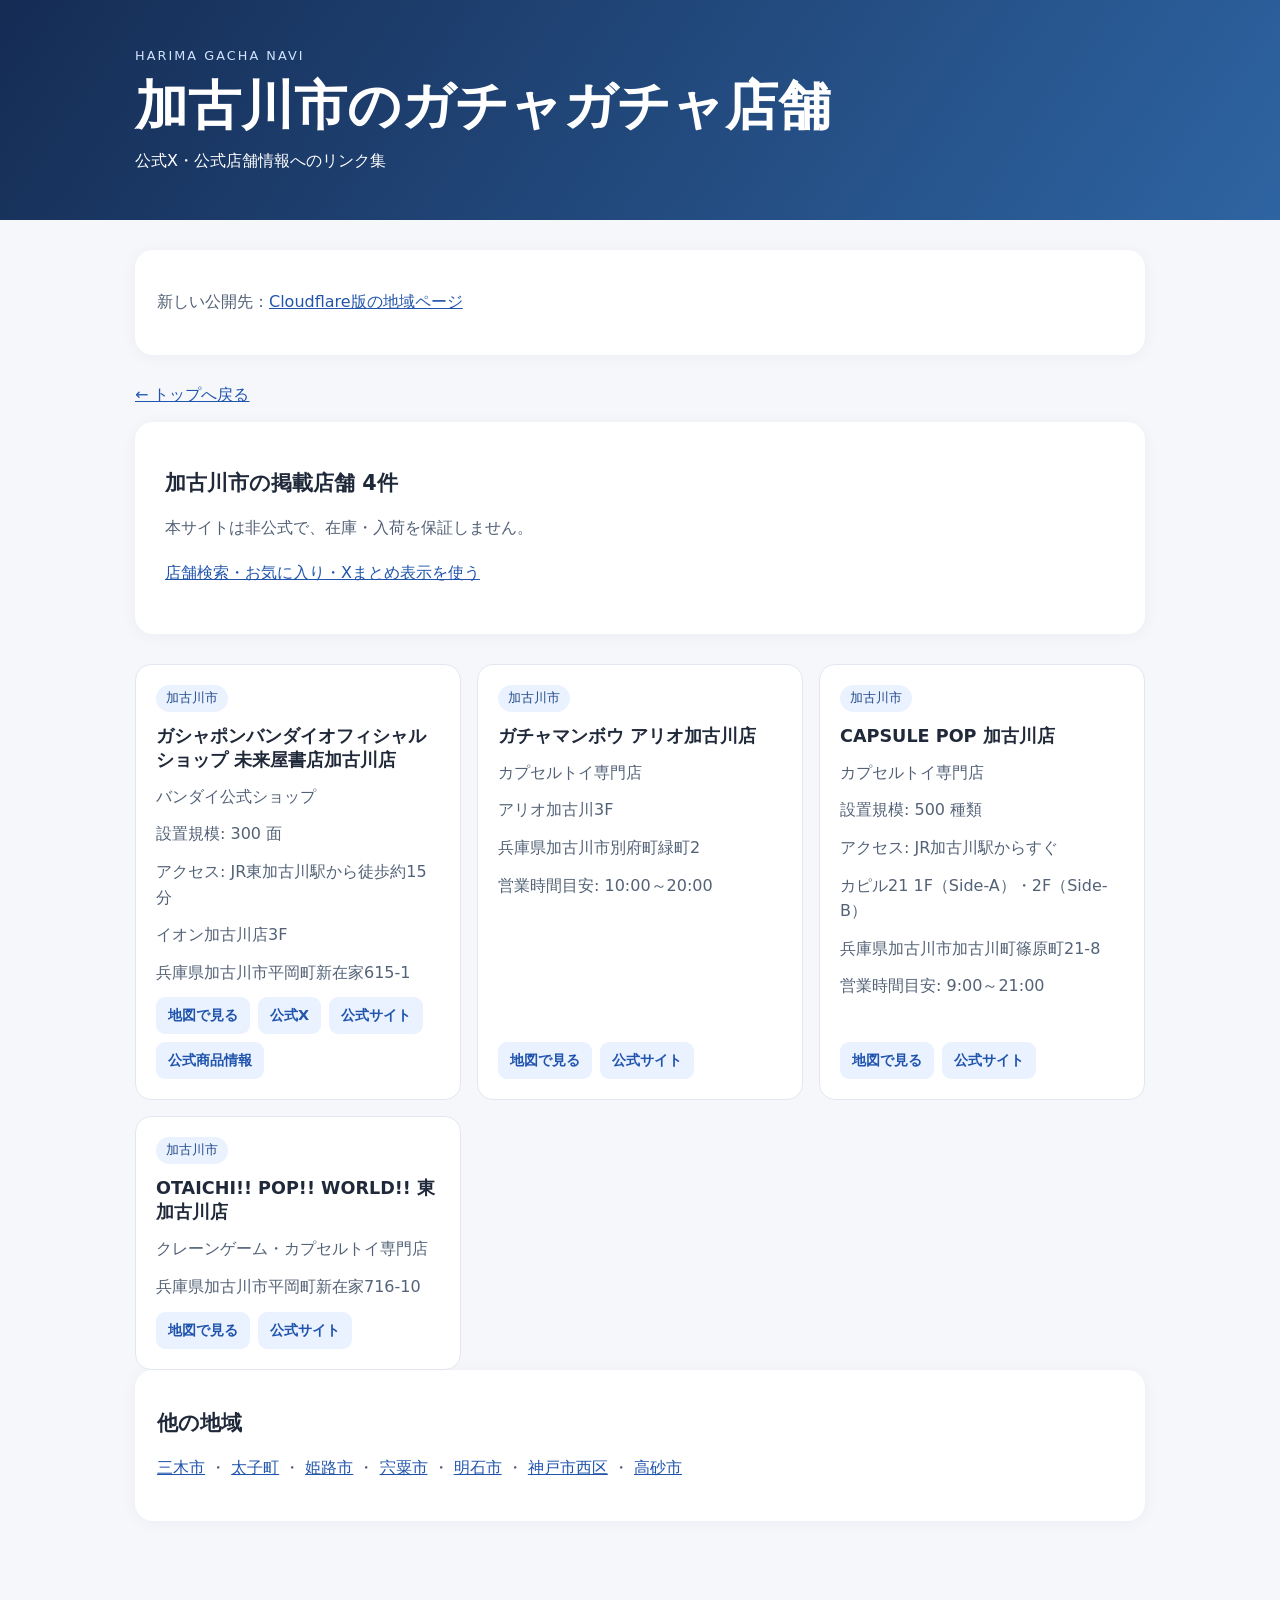
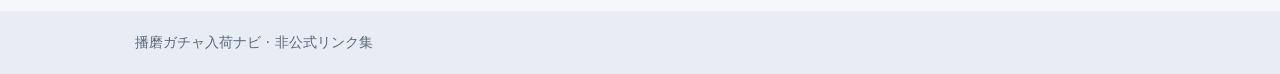
<file: city/kakogawa/index.html>
<!doctype html><html lang="ja"><head><meta charset="utf-8"><meta name="viewport" content="width=device-width,initial-scale=1"><title>加古川市のガチャガチャ店舗・公式X情報 | 播磨ガチャ入荷ナビ</title><meta name="description" content="加古川市のガチャガチャ・カプセルトイ店舗4件の公式情報リンク。入荷情報は公式発信で確認できます。"><link rel="canonical" href="https://harima-gacha-navi.pages.dev/city/kakogawa/"><link rel="stylesheet" href="../../style.css"></head><body><header><div class="wrap"><p class="eyebrow">HARIMA GACHA NAVI</p><h1>加古川市のガチャガチャ店舗</h1><p>公式X・公式店舗情報へのリンク集</p></div></header><main class="wrap"><!-- legacy-migration-start --><section class="notice"><p>新しい公開先：<a href="https://harima-gacha-navi.pages.dev/city/kakogawa/">Cloudflare版の地域ページ</a></p></section><!-- legacy-migration-end --><p><a href="../../">← トップへ戻る</a></p><section class="intro"><h2>加古川市の掲載店舗 4件</h2><p>本サイトは非公式で、在庫・入荷を保証しません。</p><p><a href="../../?city=%E5%8A%A0%E5%8F%A4%E5%B7%9D%E5%B8%82">店舗検索・お気に入り・Xまとめ表示を使う</a></p></section><section class="grid"><article class="card" data-store-name="ガシャポンバンダイオフィシャルショップ 未来屋書店加古川店"><span class="city">加古川市</span><h3>ガシャポンバンダイオフィシャルショップ 未来屋書店加古川店</h3><p>バンダイ公式ショップ</p><p>設置規模: 300 面</p><p>アクセス: JR東加古川駅から徒歩約15分</p><p>イオン加古川店3F</p><p>兵庫県加古川市平岡町新在家615-1</p><div class="links"><a href="https://www.google.com/maps/search/?api=1&amp;query=%E5%85%B5%E5%BA%AB%E7%9C%8C%E5%8A%A0%E5%8F%A4%E5%B7%9D%E5%B8%82%E5%B9%B3%E5%B2%A1%E7%94%BA%E6%96%B0%E5%9C%A8%E5%AE%B6615-1%20%E3%82%AC%E3%82%B7%E3%83%A3%E3%83%9D%E3%83%B3%E3%83%90%E3%83%B3%E3%83%80%E3%82%A4%E3%82%AA%E3%83%95%E3%82%A3%E3%82%B7%E3%83%A3%E3%83%AB%E3%82%B7%E3%83%A7%E3%83%83%E3%83%97%20%E6%9C%AA%E6%9D%A5%E5%B1%8B%E6%9B%B8%E5%BA%97%E5%8A%A0%E5%8F%A4%E5%B7%9D%E5%BA%97" target="_blank" rel="noopener noreferrer">地図で見る</a><a href="https://x.com/GBO_m_kakogawa" target="_blank" rel="noopener noreferrer">公式X</a><a href="https://bandainamco-am.co.jp/others/gashapon-bandai-officialshop/store/m_kakogawa/" target="_blank" rel="noopener noreferrer">公式サイト</a><a href="https://bandainamco-am.co.jp/others/gashapon-bandai-officialshop/store/m_kakogawa/item/" target="_blank" rel="noopener noreferrer">公式商品情報</a></div></article><article class="card" data-store-name="ガチャマンボウ アリオ加古川店"><span class="city">加古川市</span><h3>ガチャマンボウ アリオ加古川店</h3><p>カプセルトイ専門店</p><p>アリオ加古川3F</p><p>兵庫県加古川市別府町緑町2</p><p>営業時間目安: 10:00～20:00</p><div class="links"><a href="https://www.google.com/maps/search/?api=1&amp;query=%E5%85%B5%E5%BA%AB%E7%9C%8C%E5%8A%A0%E5%8F%A4%E5%B7%9D%E5%B8%82%E5%88%A5%E5%BA%9C%E7%94%BA%E7%B7%91%E7%94%BA2%20%E3%82%AC%E3%83%81%E3%83%A3%E3%83%9E%E3%83%B3%E3%83%9C%E3%82%A6%20%E3%82%A2%E3%83%AA%E3%82%AA%E5%8A%A0%E5%8F%A4%E5%B7%9D%E5%BA%97" target="_blank" rel="noopener noreferrer">地図で見る</a><a href="https://kakogawa.ario.jp/shop/3200000078/" target="_blank" rel="noopener noreferrer">公式サイト</a></div></article><article class="card" data-store-name="CAPSULE POP 加古川店"><span class="city">加古川市</span><h3>CAPSULE POP 加古川店</h3><p>カプセルトイ専門店</p><p>設置規模: 500 種類</p><p>アクセス: JR加古川駅からすぐ</p><p>カピル21 1F（Side-A）・2F（Side-B）</p><p>兵庫県加古川市加古川町篠原町21-8</p><p>営業時間目安: 9:00～21:00</p><div class="links"><a href="https://www.google.com/maps/search/?api=1&amp;query=%E5%85%B5%E5%BA%AB%E7%9C%8C%E5%8A%A0%E5%8F%A4%E5%B7%9D%E5%B8%82%E5%8A%A0%E5%8F%A4%E5%B7%9D%E7%94%BA%E7%AF%A0%E5%8E%9F%E7%94%BA21-8%20CAPSULE%20POP%20%E5%8A%A0%E5%8F%A4%E5%B7%9D%E5%BA%97" target="_blank" rel="noopener noreferrer">地図で見る</a><a href="https://capil21.com/floorguide/2Ffloorguide/shop113-2" target="_blank" rel="noopener noreferrer">公式サイト</a></div></article><article class="card" data-store-name="OTAICHI!! POP!! WORLD!! 東加古川店"><span class="city">加古川市</span><h3>OTAICHI!! POP!! WORLD!! 東加古川店</h3><p>クレーンゲーム・カプセルトイ専門店</p><p>兵庫県加古川市平岡町新在家716-10</p><div class="links"><a href="https://www.google.com/maps/search/?api=1&amp;query=%E5%85%B5%E5%BA%AB%E7%9C%8C%E5%8A%A0%E5%8F%A4%E5%B7%9D%E5%B8%82%E5%B9%B3%E5%B2%A1%E7%94%BA%E6%96%B0%E5%9C%A8%E5%AE%B6716-10%20OTAICHI!!%20POP!!%20WORLD!!%20%E6%9D%B1%E5%8A%A0%E5%8F%A4%E5%B7%9D%E5%BA%97" target="_blank" rel="noopener noreferrer">地図で見る</a><a href="https://otaichi-pop-world.com/top/kakogawa_east/" target="_blank" rel="noopener noreferrer">公式サイト</a></div></article></section><section class="notice"><h2>他の地域</h2><p><a href="../miki/">三木市</a> ・ <a href="../taishi/">太子町</a> ・ <a href="../himeji/">姫路市</a> ・ <a href="../shiso/">宍粟市</a> ・ <a href="../akashi/">明石市</a> ・ <a href="../kobe-nishi/">神戸市西区</a> ・ <a href="../takasago/">高砂市</a></p></section></main><footer><div class="wrap">播磨ガチャ入荷ナビ · 非公式リンク集</div></footer><script src="../../store-card-gachas.js" defer></script><script src="../../city-gacha-cards.js" defer></script></body></html>
</file>
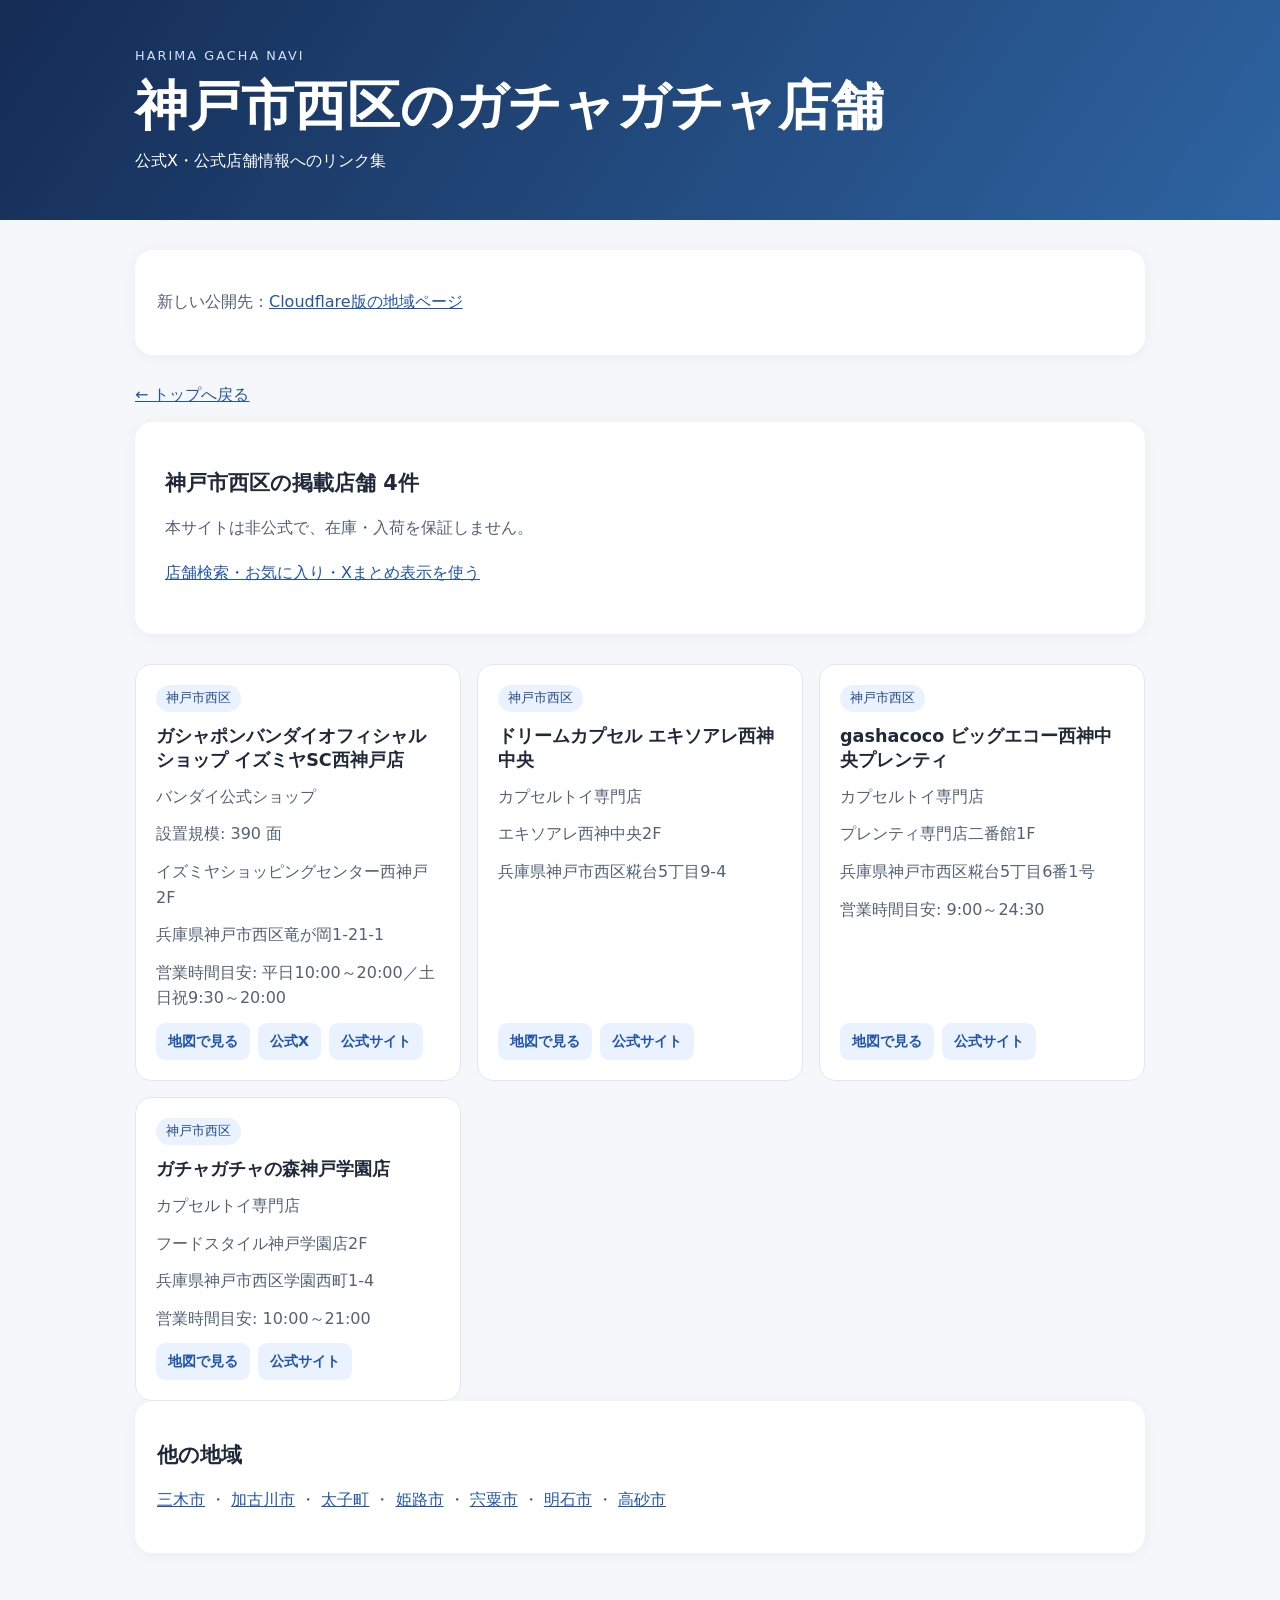
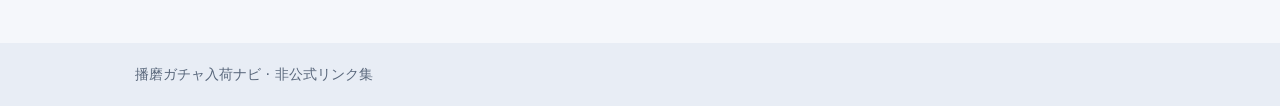
<file: city/kobe-nishi/index.html>
<!doctype html><html lang="ja"><head><meta charset="utf-8"><meta name="viewport" content="width=device-width,initial-scale=1"><title>神戸市西区のガチャガチャ店舗・公式X情報 | 播磨ガチャ入荷ナビ</title><meta name="description" content="神戸市西区のガチャガチャ・カプセルトイ店舗4件の公式情報リンク。入荷情報は公式発信で確認できます。"><link rel="canonical" href="https://harima-gacha-navi.pages.dev/city/kobe-nishi/"><link rel="stylesheet" href="../../style.css"></head><body><header><div class="wrap"><p class="eyebrow">HARIMA GACHA NAVI</p><h1>神戸市西区のガチャガチャ店舗</h1><p>公式X・公式店舗情報へのリンク集</p></div></header><main class="wrap"><!-- legacy-migration-start --><section class="notice"><p>新しい公開先：<a href="https://harima-gacha-navi.pages.dev/city/kobe-nishi/">Cloudflare版の地域ページ</a></p></section><!-- legacy-migration-end --><p><a href="../../">← トップへ戻る</a></p><section class="intro"><h2>神戸市西区の掲載店舗 4件</h2><p>本サイトは非公式で、在庫・入荷を保証しません。</p><p><a href="../../?city=%E7%A5%9E%E6%88%B8%E5%B8%82%E8%A5%BF%E5%8C%BA">店舗検索・お気に入り・Xまとめ表示を使う</a></p></section><section class="grid"><article class="card" data-store-name="ガシャポンバンダイオフィシャルショップ イズミヤSC西神戸店"><span class="city">神戸市西区</span><h3>ガシャポンバンダイオフィシャルショップ イズミヤSC西神戸店</h3><p>バンダイ公式ショップ</p><p>設置規模: 390 面</p><p>イズミヤショッピングセンター西神戸2F</p><p>兵庫県神戸市西区竜が岡1-21-1</p><p>営業時間目安: 平日10:00～20:00／土日祝9:30～20:00</p><div class="links"><a href="https://www.google.com/maps/search/?api=1&amp;query=%E5%85%B5%E5%BA%AB%E7%9C%8C%E7%A5%9E%E6%88%B8%E5%B8%82%E8%A5%BF%E5%8C%BA%E7%AB%9C%E3%81%8C%E5%B2%A11-21-1%20%E3%82%AC%E3%82%B7%E3%83%A3%E3%83%9D%E3%83%B3%E3%83%90%E3%83%B3%E3%83%80%E3%82%A4%E3%82%AA%E3%83%95%E3%82%A3%E3%82%B7%E3%83%A3%E3%83%AB%E3%82%B7%E3%83%A7%E3%83%83%E3%83%97%20%E3%82%A4%E3%82%BA%E3%83%9F%E3%83%A4SC%E8%A5%BF%E7%A5%9E%E6%88%B8%E5%BA%97" target="_blank" rel="noopener noreferrer">地図で見る</a><a href="https://x.com/GBO_i_SCnskb" target="_blank" rel="noopener noreferrer">公式X</a><a href="https://bandainamco-am.co.jp/others/gashapon-bandai-officialshop/store/sc_nishikobe/" target="_blank" rel="noopener noreferrer">公式サイト</a></div></article><article class="card" data-store-name="ドリームカプセル エキソアレ西神中央"><span class="city">神戸市西区</span><h3>ドリームカプセル エキソアレ西神中央</h3><p>カプセルトイ専門店</p><p>エキソアレ西神中央2F</p><p>兵庫県神戸市西区糀台5丁目9-4</p><div class="links"><a href="https://www.google.com/maps/search/?api=1&amp;query=%E5%85%B5%E5%BA%AB%E7%9C%8C%E7%A5%9E%E6%88%B8%E5%B8%82%E8%A5%BF%E5%8C%BA%E7%B3%80%E5%8F%B05%E4%B8%81%E7%9B%AE9-4%20%E3%83%89%E3%83%AA%E3%83%BC%E3%83%A0%E3%82%AB%E3%83%97%E3%82%BB%E3%83%AB%20%E3%82%A8%E3%82%AD%E3%82%BD%E3%82%A2%E3%83%AC%E8%A5%BF%E7%A5%9E%E4%B8%AD%E5%A4%AE" target="_blank" rel="noopener noreferrer">地図で見る</a><a href="https://ekisoare.jp/shop/" target="_blank" rel="noopener noreferrer">公式サイト</a></div></article><article class="card" data-store-name="gashacoco ビッグエコー西神中央プレンティ"><span class="city">神戸市西区</span><h3>gashacoco ビッグエコー西神中央プレンティ</h3><p>カプセルトイ専門店</p><p>プレンティ専門店二番館1F</p><p>兵庫県神戸市西区糀台5丁目6番1号</p><p>営業時間目安: 9:00～24:30</p><div class="links"><a href="https://www.google.com/maps/search/?api=1&amp;query=%E5%85%B5%E5%BA%AB%E7%9C%8C%E7%A5%9E%E6%88%B8%E5%B8%82%E8%A5%BF%E5%8C%BA%E7%B3%80%E5%8F%B05%E4%B8%81%E7%9B%AE6%E7%95%AA1%E5%8F%B7%20gashacoco%20%E3%83%93%E3%83%83%E3%82%B0%E3%82%A8%E3%82%B3%E3%83%BC%E8%A5%BF%E7%A5%9E%E4%B8%AD%E5%A4%AE%E3%83%97%E3%83%AC%E3%83%B3%E3%83%86%E3%82%A3" target="_blank" rel="noopener noreferrer">地図で見る</a><a href="https://gashacoco.jp/shop-list/3218" target="_blank" rel="noopener noreferrer">公式サイト</a></div></article><article class="card" data-store-name="ガチャガチャの森神戸学園店"><span class="city">神戸市西区</span><h3>ガチャガチャの森神戸学園店</h3><p>カプセルトイ専門店</p><p>フードスタイル神戸学園店2F</p><p>兵庫県神戸市西区学園西町1-4</p><p>営業時間目安: 10:00～21:00</p><div class="links"><a href="https://www.google.com/maps/search/?api=1&amp;query=%E5%85%B5%E5%BA%AB%E7%9C%8C%E7%A5%9E%E6%88%B8%E5%B8%82%E8%A5%BF%E5%8C%BA%E5%AD%A6%E5%9C%92%E8%A5%BF%E7%94%BA1-4%20%E3%82%AC%E3%83%81%E3%83%A3%E3%82%AC%E3%83%81%E3%83%A3%E3%81%AE%E6%A3%AE%E7%A5%9E%E6%88%B8%E5%AD%A6%E5%9C%92%E5%BA%97" target="_blank" rel="noopener noreferrer">地図で見る</a><a href="https://www.gachagachanomori.com/shoplist/" target="_blank" rel="noopener noreferrer">公式サイト</a></div></article></section><section class="notice"><h2>他の地域</h2><p><a href="../miki/">三木市</a> ・ <a href="../kakogawa/">加古川市</a> ・ <a href="../taishi/">太子町</a> ・ <a href="../himeji/">姫路市</a> ・ <a href="../shiso/">宍粟市</a> ・ <a href="../akashi/">明石市</a> ・ <a href="../takasago/">高砂市</a></p></section></main><footer><div class="wrap">播磨ガチャ入荷ナビ · 非公式リンク集</div></footer><script src="../../store-card-gachas.js" defer></script><script src="../../city-gacha-cards.js" defer></script></body></html>
</file>
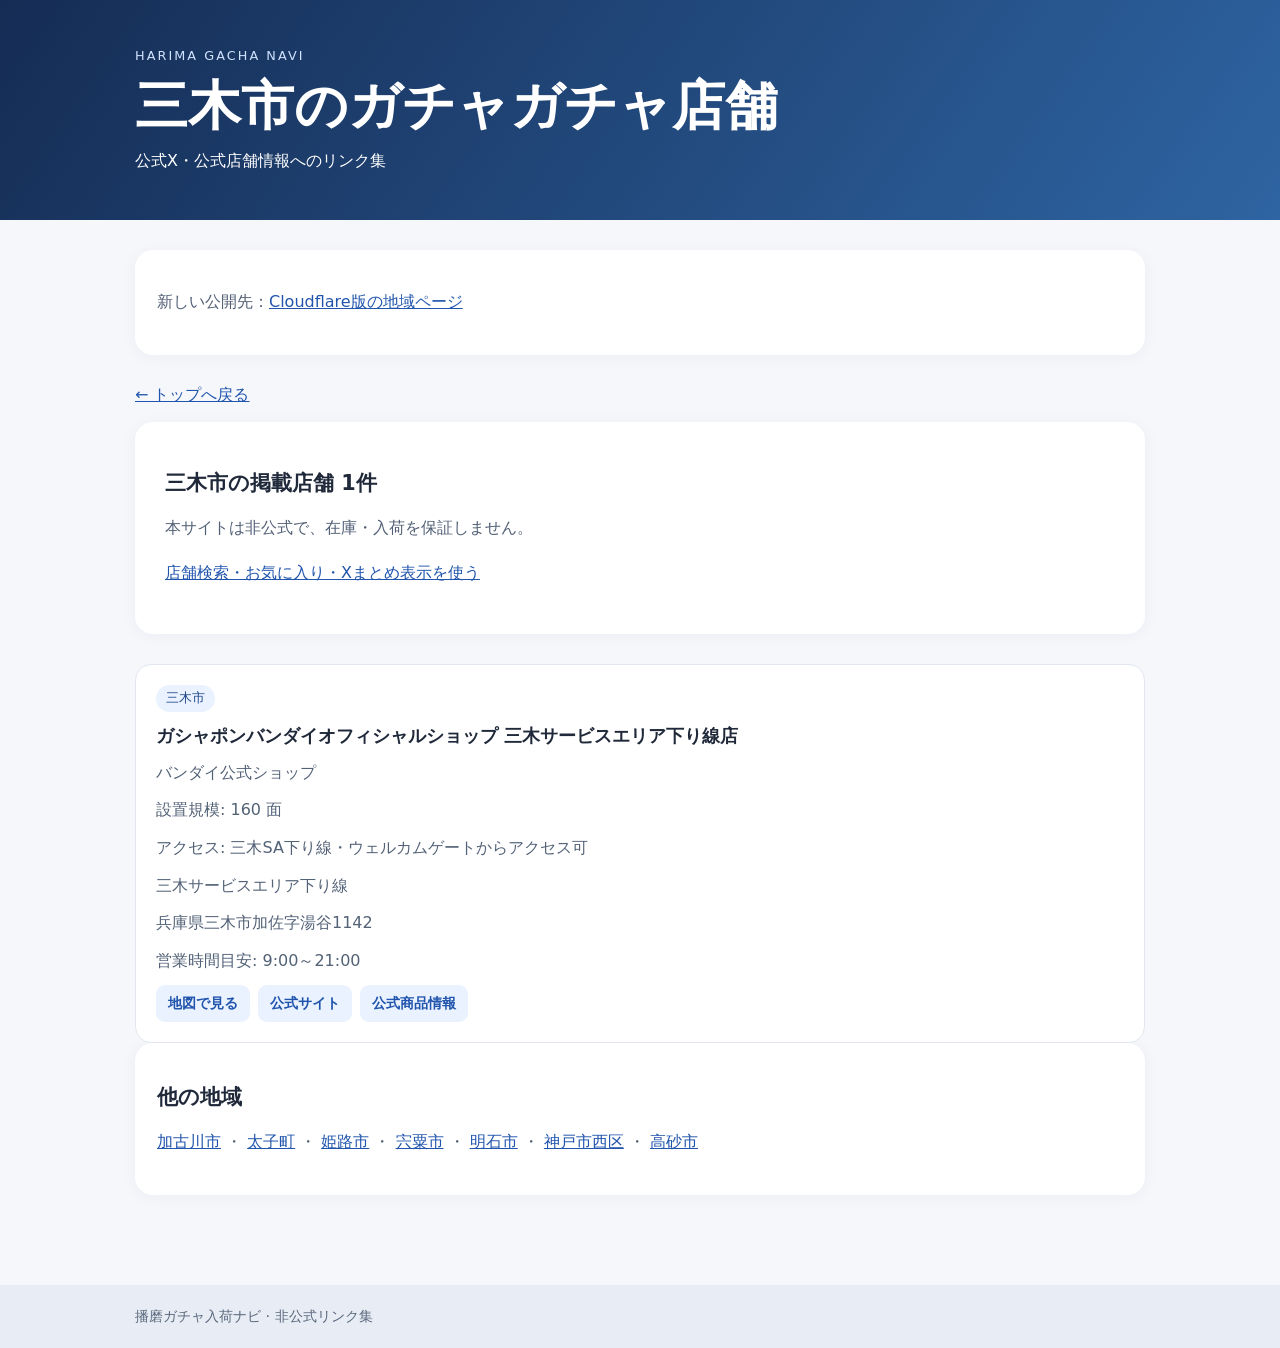
<file: city/miki/index.html>
<!doctype html><html lang="ja"><head><meta charset="utf-8"><meta name="viewport" content="width=device-width,initial-scale=1"><title>三木市のガチャガチャ店舗・公式X情報 | 播磨ガチャ入荷ナビ</title><meta name="description" content="三木市のガチャガチャ・カプセルトイ店舗1件の公式情報リンク。入荷情報は公式発信で確認できます。"><link rel="canonical" href="https://harima-gacha-navi.pages.dev/city/miki/"><link rel="stylesheet" href="../../style.css"></head><body><header><div class="wrap"><p class="eyebrow">HARIMA GACHA NAVI</p><h1>三木市のガチャガチャ店舗</h1><p>公式X・公式店舗情報へのリンク集</p></div></header><main class="wrap"><!-- legacy-migration-start --><section class="notice"><p>新しい公開先：<a href="https://harima-gacha-navi.pages.dev/city/miki/">Cloudflare版の地域ページ</a></p></section><!-- legacy-migration-end --><p><a href="../../">← トップへ戻る</a></p><section class="intro"><h2>三木市の掲載店舗 1件</h2><p>本サイトは非公式で、在庫・入荷を保証しません。</p><p><a href="../../?city=%E4%B8%89%E6%9C%A8%E5%B8%82">店舗検索・お気に入り・Xまとめ表示を使う</a></p></section><section class="grid"><article class="card" data-store-name="ガシャポンバンダイオフィシャルショップ 三木サービスエリア下り線店"><span class="city">三木市</span><h3>ガシャポンバンダイオフィシャルショップ 三木サービスエリア下り線店</h3><p>バンダイ公式ショップ</p><p>設置規模: 160 面</p><p>アクセス: 三木SA下り線・ウェルカムゲートからアクセス可</p><p>三木サービスエリア下り線</p><p>兵庫県三木市加佐字湯谷1142</p><p>営業時間目安: 9:00～21:00</p><div class="links"><a href="https://www.google.com/maps/search/?api=1&amp;query=%E5%85%B5%E5%BA%AB%E7%9C%8C%E4%B8%89%E6%9C%A8%E5%B8%82%E5%8A%A0%E4%BD%90%E5%AD%97%E6%B9%AF%E8%B0%B71142%20%E3%82%AC%E3%82%B7%E3%83%A3%E3%83%9D%E3%83%B3%E3%83%90%E3%83%B3%E3%83%80%E3%82%A4%E3%82%AA%E3%83%95%E3%82%A3%E3%82%B7%E3%83%A3%E3%83%AB%E3%82%B7%E3%83%A7%E3%83%83%E3%83%97%20%E4%B8%89%E6%9C%A8%E3%82%B5%E3%83%BC%E3%83%93%E3%82%B9%E3%82%A8%E3%83%AA%E3%82%A2%E4%B8%8B%E3%82%8A%E7%B7%9A%E5%BA%97" target="_blank" rel="noopener noreferrer">地図で見る</a><a href="https://bandainamco-am.co.jp/others/gashapon-bandai-officialshop/store/miki_sa/" target="_blank" rel="noopener noreferrer">公式サイト</a><a href="https://bandainamco-am.co.jp/others/gashapon-bandai-officialshop/store/miki_sa/item/" target="_blank" rel="noopener noreferrer">公式商品情報</a></div></article></section><section class="notice"><h2>他の地域</h2><p><a href="../kakogawa/">加古川市</a> ・ <a href="../taishi/">太子町</a> ・ <a href="../himeji/">姫路市</a> ・ <a href="../shiso/">宍粟市</a> ・ <a href="../akashi/">明石市</a> ・ <a href="../kobe-nishi/">神戸市西区</a> ・ <a href="../takasago/">高砂市</a></p></section></main><footer><div class="wrap">播磨ガチャ入荷ナビ · 非公式リンク集</div></footer><script src="../../store-card-gachas.js" defer></script><script src="../../city-gacha-cards.js" defer></script></body></html>
</file>
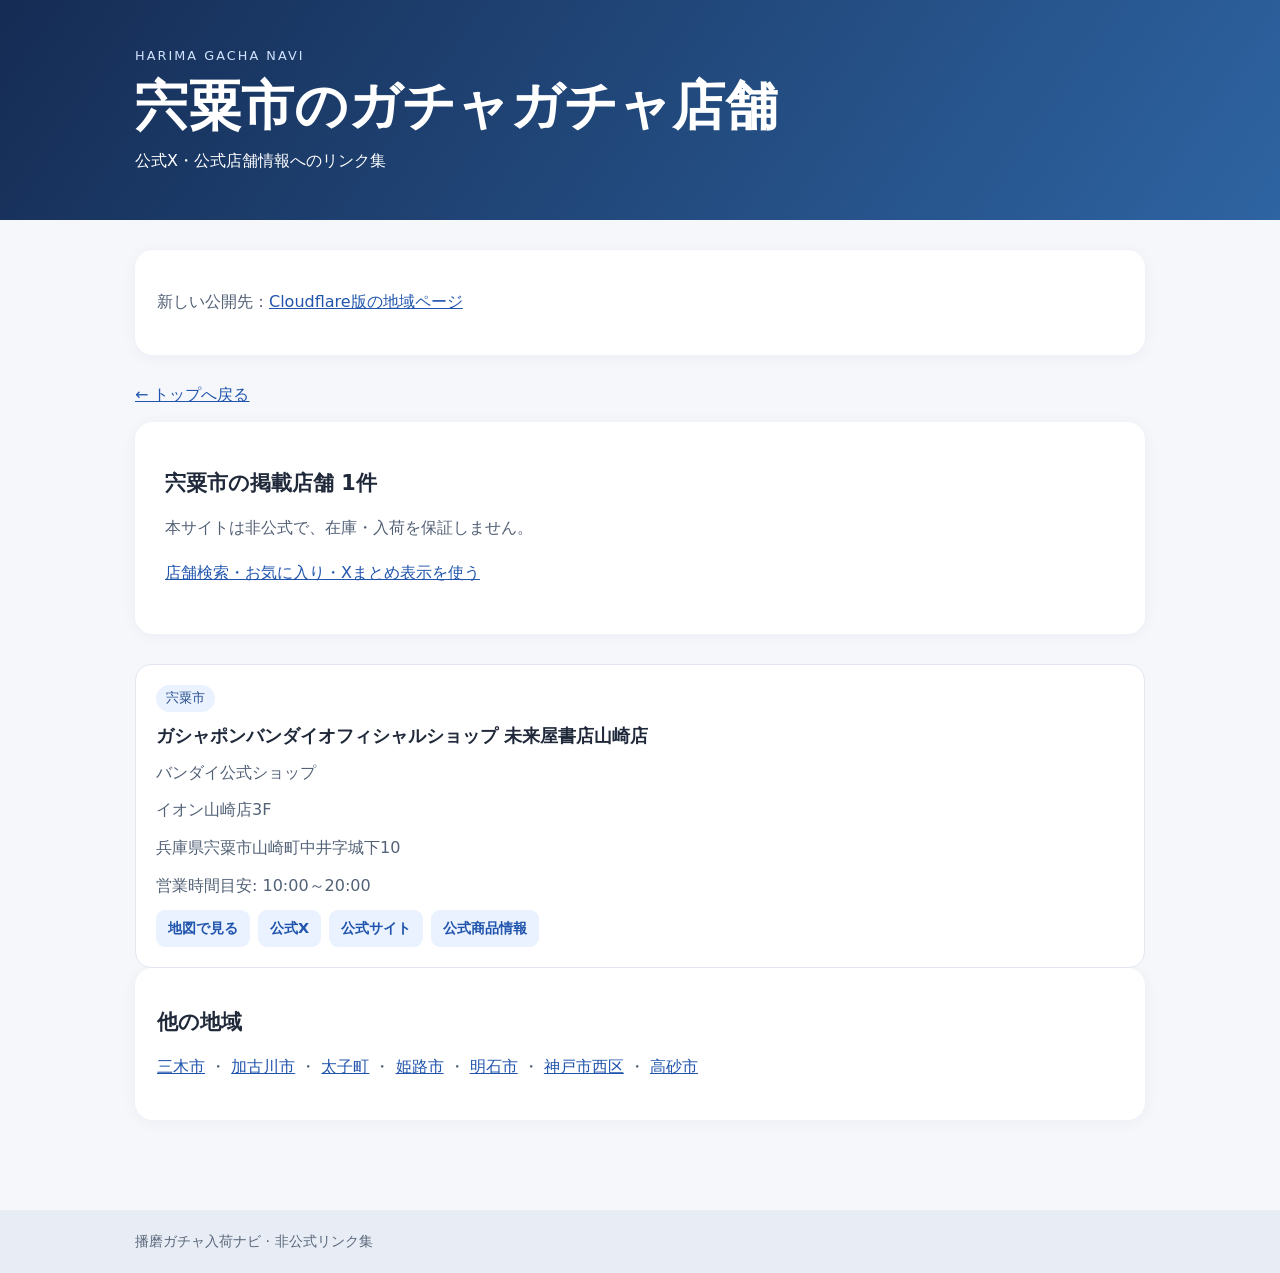
<file: city/shiso/index.html>
<!doctype html><html lang="ja"><head><meta charset="utf-8"><meta name="viewport" content="width=device-width,initial-scale=1"><title>宍粟市のガチャガチャ店舗・公式X情報 | 播磨ガチャ入荷ナビ</title><meta name="description" content="宍粟市のガチャガチャ・カプセルトイ店舗1件の公式情報リンク。入荷情報は公式発信で確認できます。"><link rel="canonical" href="https://harima-gacha-navi.pages.dev/city/shiso/"><link rel="stylesheet" href="../../style.css"></head><body><header><div class="wrap"><p class="eyebrow">HARIMA GACHA NAVI</p><h1>宍粟市のガチャガチャ店舗</h1><p>公式X・公式店舗情報へのリンク集</p></div></header><main class="wrap"><!-- legacy-migration-start --><section class="notice"><p>新しい公開先：<a href="https://harima-gacha-navi.pages.dev/city/shiso/">Cloudflare版の地域ページ</a></p></section><!-- legacy-migration-end --><p><a href="../../">← トップへ戻る</a></p><section class="intro"><h2>宍粟市の掲載店舗 1件</h2><p>本サイトは非公式で、在庫・入荷を保証しません。</p><p><a href="../../?city=%E5%AE%8D%E7%B2%9F%E5%B8%82">店舗検索・お気に入り・Xまとめ表示を使う</a></p></section><section class="grid"><article class="card" data-store-name="ガシャポンバンダイオフィシャルショップ 未来屋書店山崎店"><span class="city">宍粟市</span><h3>ガシャポンバンダイオフィシャルショップ 未来屋書店山崎店</h3><p>バンダイ公式ショップ</p><p>イオン山崎店3F</p><p>兵庫県宍粟市山崎町中井字城下10</p><p>営業時間目安: 10:00～20:00</p><div class="links"><a href="https://www.google.com/maps/search/?api=1&amp;query=%E5%85%B5%E5%BA%AB%E7%9C%8C%E5%AE%8D%E7%B2%9F%E5%B8%82%E5%B1%B1%E5%B4%8E%E7%94%BA%E4%B8%AD%E4%BA%95%E5%AD%97%E5%9F%8E%E4%B8%8B10%20%E3%82%AC%E3%82%B7%E3%83%A3%E3%83%9D%E3%83%B3%E3%83%90%E3%83%B3%E3%83%80%E3%82%A4%E3%82%AA%E3%83%95%E3%82%A3%E3%82%B7%E3%83%A3%E3%83%AB%E3%82%B7%E3%83%A7%E3%83%83%E3%83%97%20%E6%9C%AA%E6%9D%A5%E5%B1%8B%E6%9B%B8%E5%BA%97%E5%B1%B1%E5%B4%8E%E5%BA%97" target="_blank" rel="noopener noreferrer">地図で見る</a><a href="https://x.com/GBO_myamazaki" target="_blank" rel="noopener noreferrer">公式X</a><a href="https://bandainamco-am.co.jp/others/gashapon-bandai-officialshop/store/m_yamazaki/" target="_blank" rel="noopener noreferrer">公式サイト</a><a href="https://bandainamco-am.co.jp/others/gashapon-bandai-officialshop/store/m_yamazaki/item/" target="_blank" rel="noopener noreferrer">公式商品情報</a></div></article></section><section class="notice"><h2>他の地域</h2><p><a href="../miki/">三木市</a> ・ <a href="../kakogawa/">加古川市</a> ・ <a href="../taishi/">太子町</a> ・ <a href="../himeji/">姫路市</a> ・ <a href="../akashi/">明石市</a> ・ <a href="../kobe-nishi/">神戸市西区</a> ・ <a href="../takasago/">高砂市</a></p></section></main><footer><div class="wrap">播磨ガチャ入荷ナビ · 非公式リンク集</div></footer><script src="../../store-card-gachas.js" defer></script><script src="../../city-gacha-cards.js" defer></script></body></html>
</file>
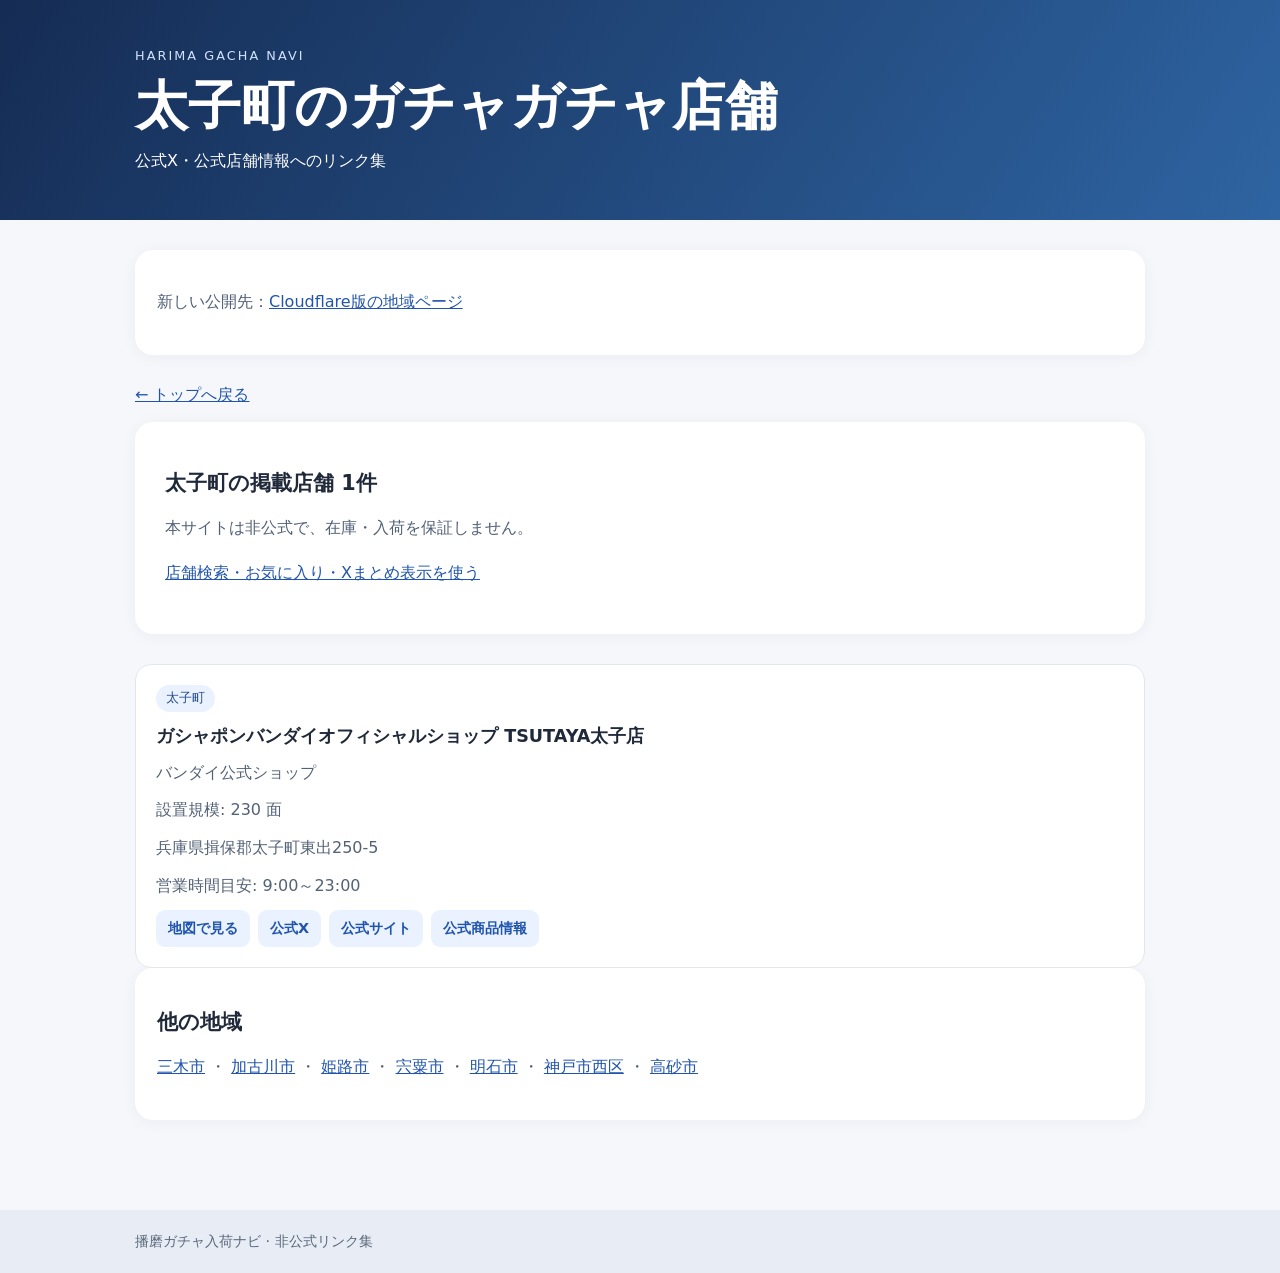
<file: city/taishi/index.html>
<!doctype html><html lang="ja"><head><meta charset="utf-8"><meta name="viewport" content="width=device-width,initial-scale=1"><title>太子町のガチャガチャ店舗・公式X情報 | 播磨ガチャ入荷ナビ</title><meta name="description" content="太子町のガチャガチャ・カプセルトイ店舗1件の公式情報リンク。入荷情報は公式発信で確認できます。"><link rel="canonical" href="https://harima-gacha-navi.pages.dev/city/taishi/"><link rel="stylesheet" href="../../style.css"></head><body><header><div class="wrap"><p class="eyebrow">HARIMA GACHA NAVI</p><h1>太子町のガチャガチャ店舗</h1><p>公式X・公式店舗情報へのリンク集</p></div></header><main class="wrap"><!-- legacy-migration-start --><section class="notice"><p>新しい公開先：<a href="https://harima-gacha-navi.pages.dev/city/taishi/">Cloudflare版の地域ページ</a></p></section><!-- legacy-migration-end --><p><a href="../../">← トップへ戻る</a></p><section class="intro"><h2>太子町の掲載店舗 1件</h2><p>本サイトは非公式で、在庫・入荷を保証しません。</p><p><a href="../../?city=%E5%A4%AA%E5%AD%90%E7%94%BA">店舗検索・お気に入り・Xまとめ表示を使う</a></p></section><section class="grid"><article class="card" data-store-name="ガシャポンバンダイオフィシャルショップ TSUTAYA太子店"><span class="city">太子町</span><h3>ガシャポンバンダイオフィシャルショップ TSUTAYA太子店</h3><p>バンダイ公式ショップ</p><p>設置規模: 230 面</p><p>兵庫県揖保郡太子町東出250-5</p><p>営業時間目安: 9:00～23:00</p><div class="links"><a href="https://www.google.com/maps/search/?api=1&amp;query=%E5%85%B5%E5%BA%AB%E7%9C%8C%E6%8F%96%E4%BF%9D%E9%83%A1%E5%A4%AA%E5%AD%90%E7%94%BA%E6%9D%B1%E5%87%BA250-5%20%E3%82%AC%E3%82%B7%E3%83%A3%E3%83%9D%E3%83%B3%E3%83%90%E3%83%B3%E3%83%80%E3%82%A4%E3%82%AA%E3%83%95%E3%82%A3%E3%82%B7%E3%83%A3%E3%83%AB%E3%82%B7%E3%83%A7%E3%83%83%E3%83%97%20TSUTAYA%E5%A4%AA%E5%AD%90%E5%BA%97" target="_blank" rel="noopener noreferrer">地図で見る</a><a href="https://x.com/GBO_t_taisi" target="_blank" rel="noopener noreferrer">公式X</a><a href="https://bandainamco-am.co.jp/others/gashapon-bandai-officialshop/store/t_taishi/" target="_blank" rel="noopener noreferrer">公式サイト</a><a href="https://bandainamco-am.co.jp/others/gashapon-bandai-officialshop/store/t_taishi/item/" target="_blank" rel="noopener noreferrer">公式商品情報</a></div></article></section><section class="notice"><h2>他の地域</h2><p><a href="../miki/">三木市</a> ・ <a href="../kakogawa/">加古川市</a> ・ <a href="../himeji/">姫路市</a> ・ <a href="../shiso/">宍粟市</a> ・ <a href="../akashi/">明石市</a> ・ <a href="../kobe-nishi/">神戸市西区</a> ・ <a href="../takasago/">高砂市</a></p></section></main><footer><div class="wrap">播磨ガチャ入荷ナビ · 非公式リンク集</div></footer><script src="../../store-card-gachas.js" defer></script><script src="../../city-gacha-cards.js" defer></script></body></html>
</file>
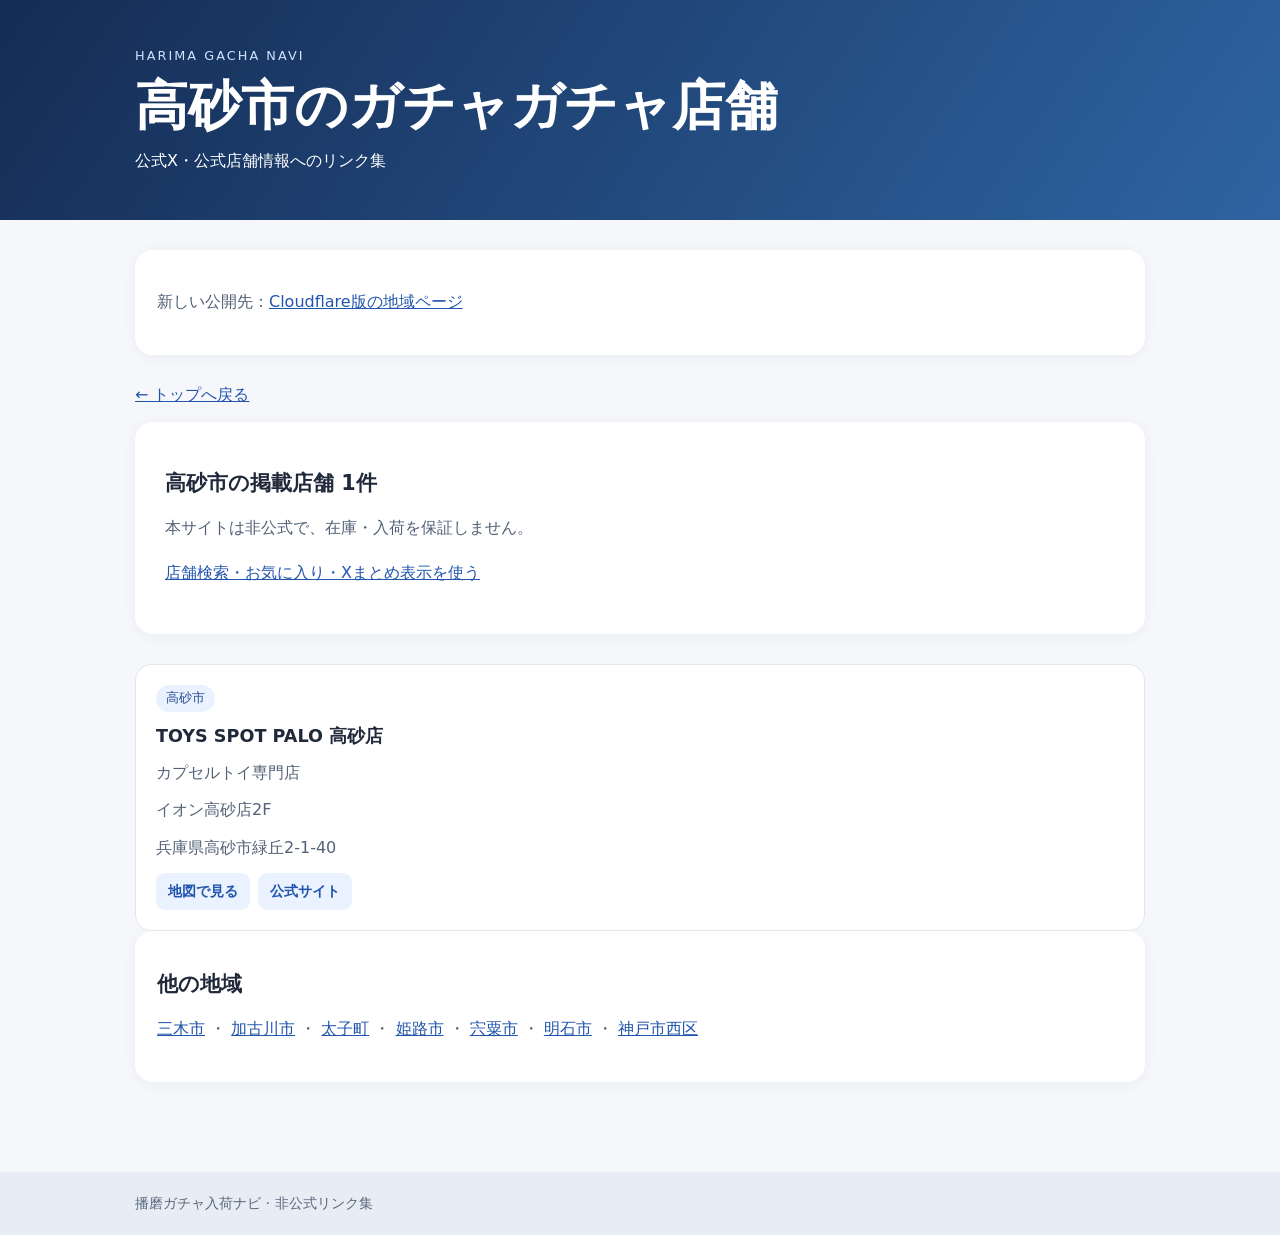
<file: city/takasago/index.html>
<!doctype html><html lang="ja"><head><meta charset="utf-8"><meta name="viewport" content="width=device-width,initial-scale=1"><title>高砂市のガチャガチャ店舗・公式X情報 | 播磨ガチャ入荷ナビ</title><meta name="description" content="高砂市のガチャガチャ・カプセルトイ店舗1件の公式情報リンク。入荷情報は公式発信で確認できます。"><link rel="canonical" href="https://harima-gacha-navi.pages.dev/city/takasago/"><link rel="stylesheet" href="../../style.css"></head><body><header><div class="wrap"><p class="eyebrow">HARIMA GACHA NAVI</p><h1>高砂市のガチャガチャ店舗</h1><p>公式X・公式店舗情報へのリンク集</p></div></header><main class="wrap"><!-- legacy-migration-start --><section class="notice"><p>新しい公開先：<a href="https://harima-gacha-navi.pages.dev/city/takasago/">Cloudflare版の地域ページ</a></p></section><!-- legacy-migration-end --><p><a href="../../">← トップへ戻る</a></p><section class="intro"><h2>高砂市の掲載店舗 1件</h2><p>本サイトは非公式で、在庫・入荷を保証しません。</p><p><a href="../../?city=%E9%AB%98%E7%A0%82%E5%B8%82">店舗検索・お気に入り・Xまとめ表示を使う</a></p></section><section class="grid"><article class="card" data-store-name="TOYS SPOT PALO 高砂店"><span class="city">高砂市</span><h3>TOYS SPOT PALO 高砂店</h3><p>カプセルトイ専門店</p><p>イオン高砂店2F</p><p>兵庫県高砂市緑丘2-1-40</p><div class="links"><a href="https://www.google.com/maps/search/?api=1&amp;query=%E5%85%B5%E5%BA%AB%E7%9C%8C%E9%AB%98%E7%A0%82%E5%B8%82%E7%B7%91%E4%B8%982-1-40%20TOYS%20SPOT%20PALO%20%E9%AB%98%E7%A0%82%E5%BA%97" target="_blank" rel="noopener noreferrer">地図で見る</a><a href="https://www.fantasy.co.jp/shoplist/page/42/" target="_blank" rel="noopener noreferrer">公式サイト</a></div></article></section><section class="notice"><h2>他の地域</h2><p><a href="../miki/">三木市</a> ・ <a href="../kakogawa/">加古川市</a> ・ <a href="../taishi/">太子町</a> ・ <a href="../himeji/">姫路市</a> ・ <a href="../shiso/">宍粟市</a> ・ <a href="../akashi/">明石市</a> ・ <a href="../kobe-nishi/">神戸市西区</a></p></section></main><footer><div class="wrap">播磨ガチャ入荷ナビ · 非公式リンク集</div></footer><script src="../../store-card-gachas.js" defer></script><script src="../../city-gacha-cards.js" defer></script></body></html>
</file>
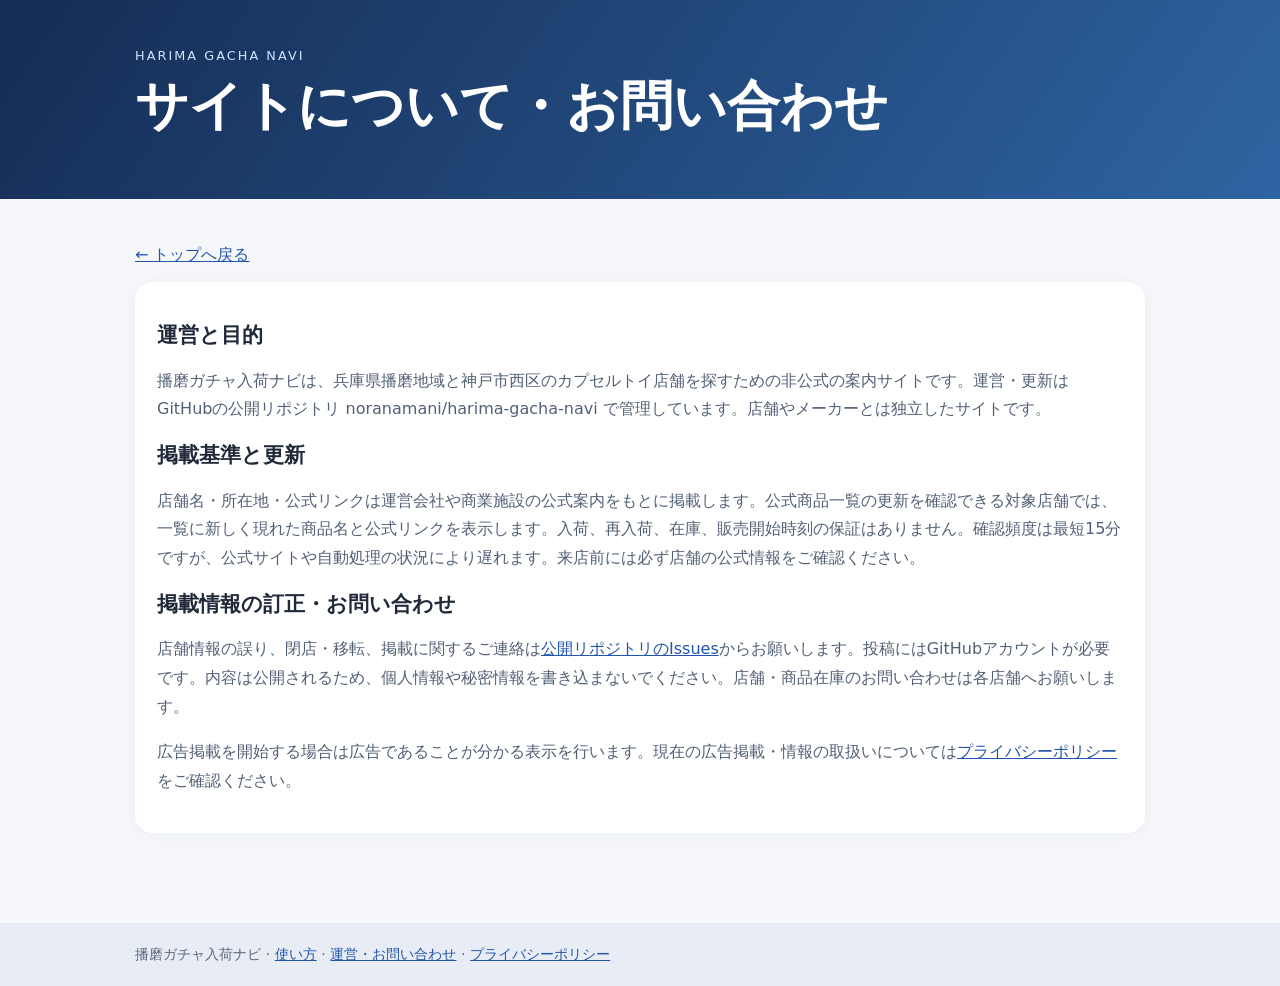
<file: about.html>
<!doctype html>
<html lang="ja"><head><meta charset="utf-8"><meta name="viewport" content="width=device-width,initial-scale=1"><meta name="description" content="播磨ガチャ入荷ナビの運営方針、掲載基準、問い合わせ方法。"><title>サイトについて・お問い合わせ | 播磨ガチャ入荷ナビ</title><link rel="canonical" href="https://harima-gacha-navi.pages.dev/about.html"><link rel="stylesheet" href="style.css"></head><body><header><div class="wrap"><p class="eyebrow">HARIMA GACHA NAVI</p><h1>サイトについて・お問い合わせ</h1></div></header><main class="wrap"><p><a href="./">← トップへ戻る</a></p><section class="notice"><h2>運営と目的</h2><p>播磨ガチャ入荷ナビは、兵庫県播磨地域と神戸市西区のカプセルトイ店舗を探すための非公式の案内サイトです。運営・更新はGitHubの公開リポジトリ noranamani/harima-gacha-navi で管理しています。店舗やメーカーとは独立したサイトです。</p><h2>掲載基準と更新</h2><p>店舗名・所在地・公式リンクは運営会社や商業施設の公式案内をもとに掲載します。公式商品一覧の更新を確認できる対象店舗では、一覧に新しく現れた商品名と公式リンクを表示します。入荷、再入荷、在庫、販売開始時刻の保証はありません。確認頻度は最短15分ですが、公式サイトや自動処理の状況により遅れます。来店前には必ず店舗の公式情報をご確認ください。</p><h2>掲載情報の訂正・お問い合わせ</h2><p>店舗情報の誤り、閉店・移転、掲載に関するご連絡は<a href="https://github.com/noranamani/harima-gacha-navi/issues" target="_blank" rel="noopener noreferrer">公開リポジトリのIssues</a>からお願いします。投稿にはGitHubアカウントが必要です。内容は公開されるため、個人情報や秘密情報を書き込まないでください。店舗・商品在庫のお問い合わせは各店舗へお願いします。</p><p>広告掲載を開始する場合は広告であることが分かる表示を行います。現在の広告掲載・情報の取扱いについては<a href="privacy.html">プライバシーポリシー</a>をご確認ください。</p></section></main><footer><div class="wrap">播磨ガチャ入荷ナビ · <a href="guide.html">使い方</a> · <a href="about.html">運営・お問い合わせ</a> · <a href="privacy.html">プライバシーポリシー</a></div></footer></body></html>
</file>
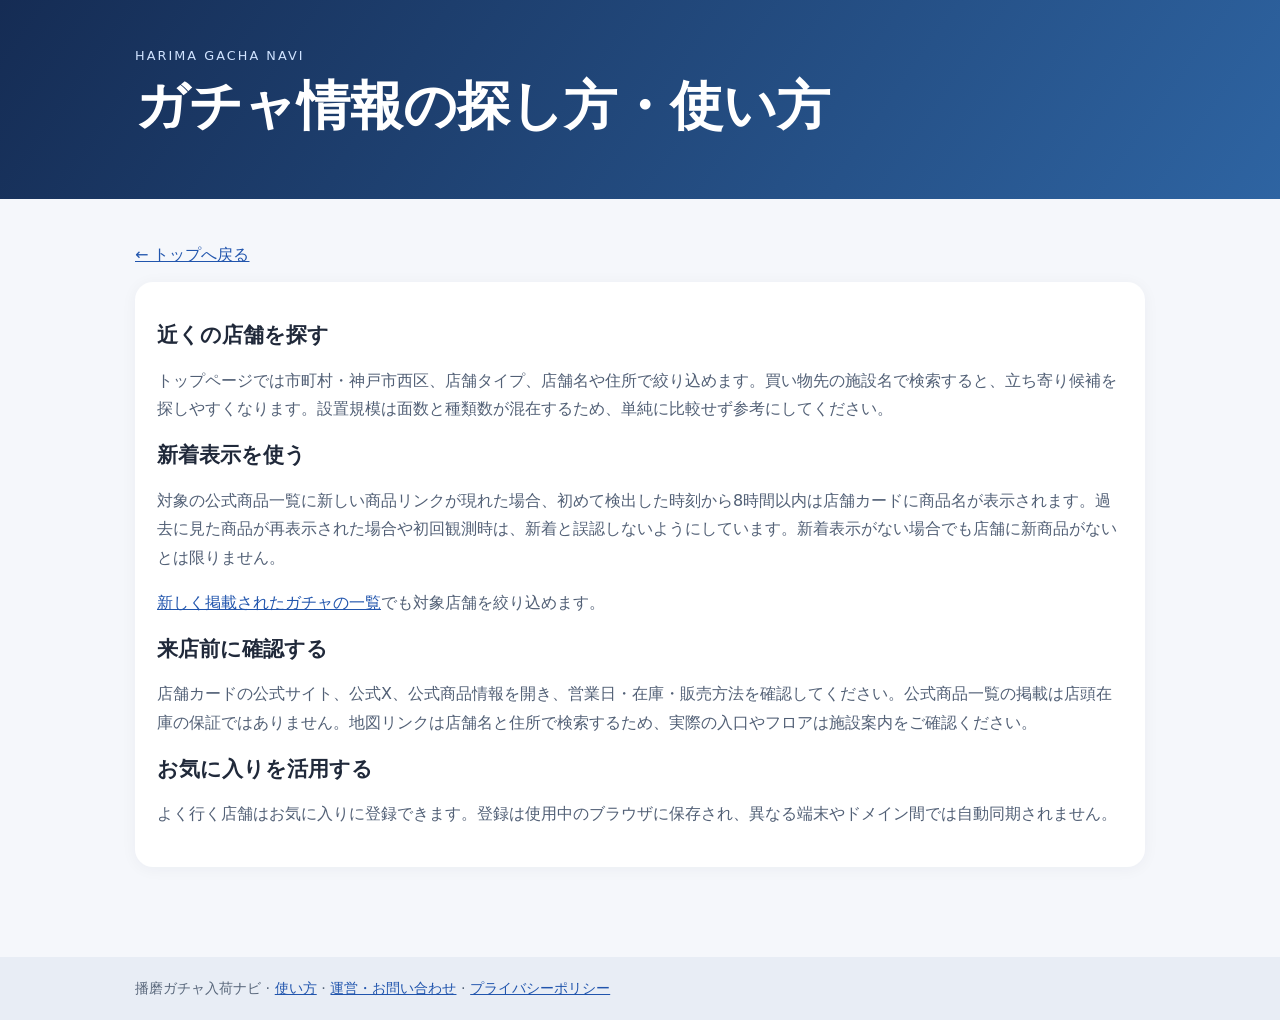
<file: guide.html>
<!doctype html>
<html lang="ja"><head><meta charset="utf-8"><meta name="viewport" content="width=device-width,initial-scale=1"><meta name="description" content="地域別検索、公式商品一覧の新着表示、お気に入りを使って店舗を探す方法。"><title>ガチャ情報の探し方・使い方 | 播磨ガチャ入荷ナビ</title><link rel="canonical" href="https://harima-gacha-navi.pages.dev/guide.html"><link rel="stylesheet" href="style.css"></head><body><header><div class="wrap"><p class="eyebrow">HARIMA GACHA NAVI</p><h1>ガチャ情報の探し方・使い方</h1></div></header><main class="wrap"><p><a href="./">← トップへ戻る</a></p><section class="notice"><h2>近くの店舗を探す</h2><p>トップページでは市町村・神戸市西区、店舗タイプ、店舗名や住所で絞り込めます。買い物先の施設名で検索すると、立ち寄り候補を探しやすくなります。設置規模は面数と種類数が混在するため、単純に比較せず参考にしてください。</p><h2>新着表示を使う</h2><p>対象の公式商品一覧に新しい商品リンクが現れた場合、初めて検出した時刻から8時間以内は店舗カードに商品名が表示されます。過去に見た商品が再表示された場合や初回観測時は、新着と誤認しないようにしています。新着表示がない場合でも店舗に新商品がないとは限りません。</p><p><a href="product-updates.html">新しく掲載されたガチャの一覧</a>でも対象店舗を絞り込めます。</p><h2>来店前に確認する</h2><p>店舗カードの公式サイト、公式X、公式商品情報を開き、営業日・在庫・販売方法を確認してください。公式商品一覧の掲載は店頭在庫の保証ではありません。地図リンクは店舗名と住所で検索するため、実際の入口やフロアは施設案内をご確認ください。</p><h2>お気に入りを活用する</h2><p>よく行く店舗はお気に入りに登録できます。登録は使用中のブラウザに保存され、異なる端末やドメイン間では自動同期されません。</p></section></main><footer><div class="wrap">播磨ガチャ入荷ナビ · <a href="guide.html">使い方</a> · <a href="about.html">運営・お問い合わせ</a> · <a href="privacy.html">プライバシーポリシー</a></div></footer></body></html>
</file>
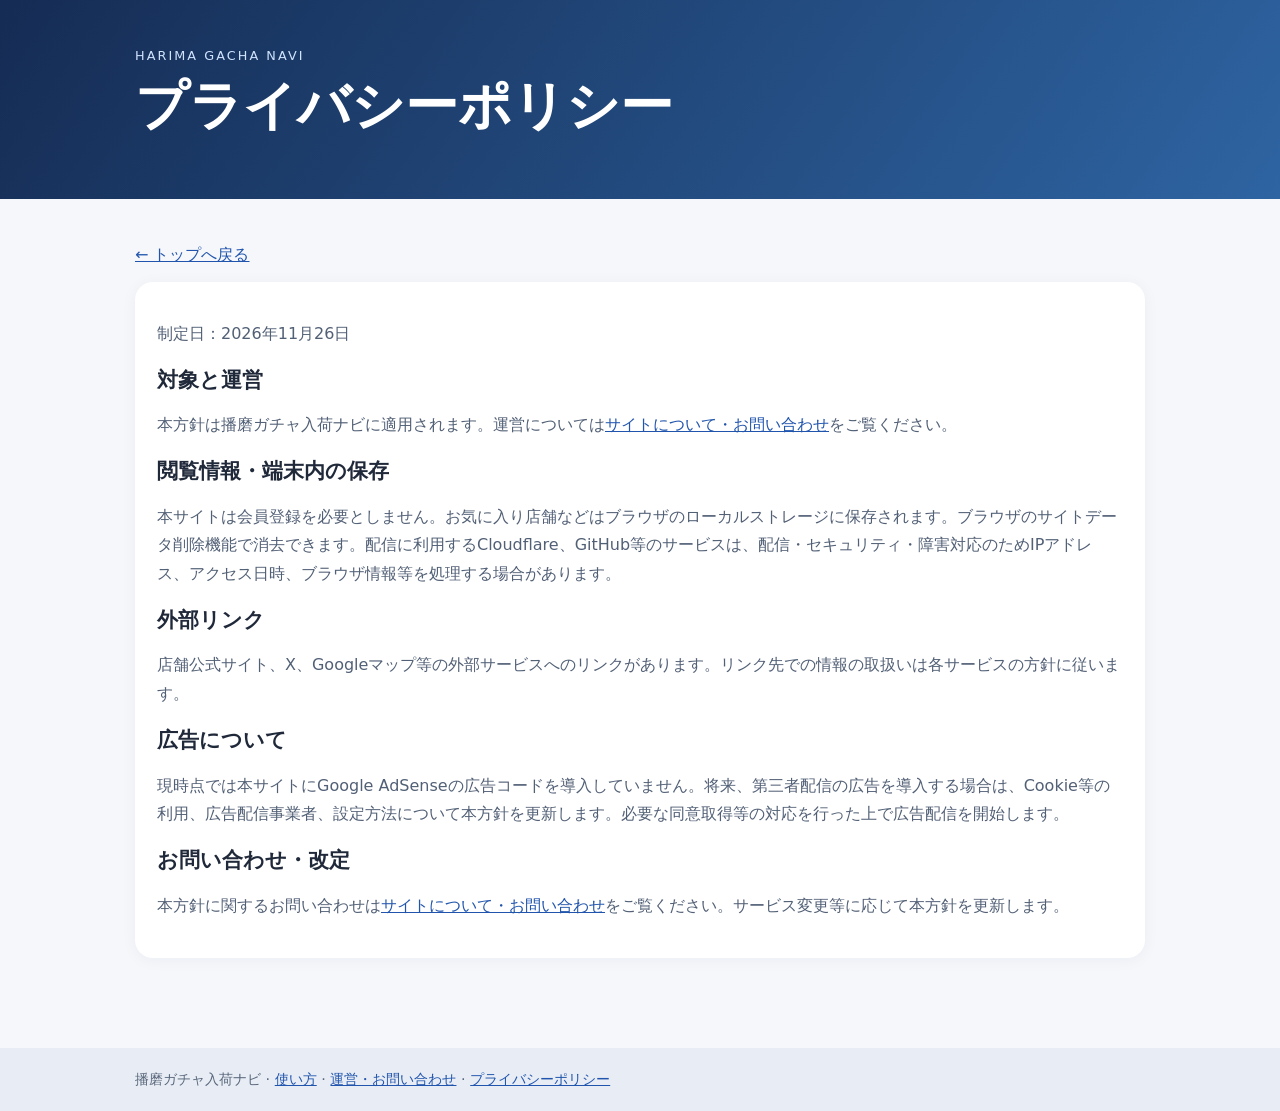
<file: privacy.html>
<!doctype html>
<html lang="ja"><head><meta charset="utf-8"><meta name="viewport" content="width=device-width,initial-scale=1"><meta name="description" content="播磨ガチャ入荷ナビのデータ、外部リンク、広告に関する取扱い。"><title>プライバシーポリシー | 播磨ガチャ入荷ナビ</title><link rel="canonical" href="https://harima-gacha-navi.pages.dev/privacy.html"><link rel="stylesheet" href="style.css"></head><body><header><div class="wrap"><p class="eyebrow">HARIMA GACHA NAVI</p><h1>プライバシーポリシー</h1></div></header><main class="wrap"><p><a href="./">← トップへ戻る</a></p><section class="notice"><p>制定日：2026年11月26日</p><h2>対象と運営</h2><p>本方針は播磨ガチャ入荷ナビに適用されます。運営については<a href="about.html">サイトについて・お問い合わせ</a>をご覧ください。</p><h2>閲覧情報・端末内の保存</h2><p>本サイトは会員登録を必要としません。お気に入り店舗などはブラウザのローカルストレージに保存されます。ブラウザのサイトデータ削除機能で消去できます。配信に利用するCloudflare、GitHub等のサービスは、配信・セキュリティ・障害対応のためIPアドレス、アクセス日時、ブラウザ情報等を処理する場合があります。</p><h2>外部リンク</h2><p>店舗公式サイト、X、Googleマップ等の外部サービスへのリンクがあります。リンク先での情報の取扱いは各サービスの方針に従います。</p><h2>広告について</h2><p>現時点では本サイトにGoogle AdSenseの広告コードを導入していません。将来、第三者配信の広告を導入する場合は、Cookie等の利用、広告配信事業者、設定方法について本方針を更新します。必要な同意取得等の対応を行った上で広告配信を開始します。</p><h2>お問い合わせ・改定</h2><p>本方針に関するお問い合わせは<a href="about.html">サイトについて・お問い合わせ</a>をご覧ください。サービス変更等に応じて本方針を更新します。</p></section></main><footer><div class="wrap">播磨ガチャ入荷ナビ · <a href="guide.html">使い方</a> · <a href="about.html">運営・お問い合わせ</a> · <a href="privacy.html">プライバシーポリシー</a></div></footer></body></html>
</file>
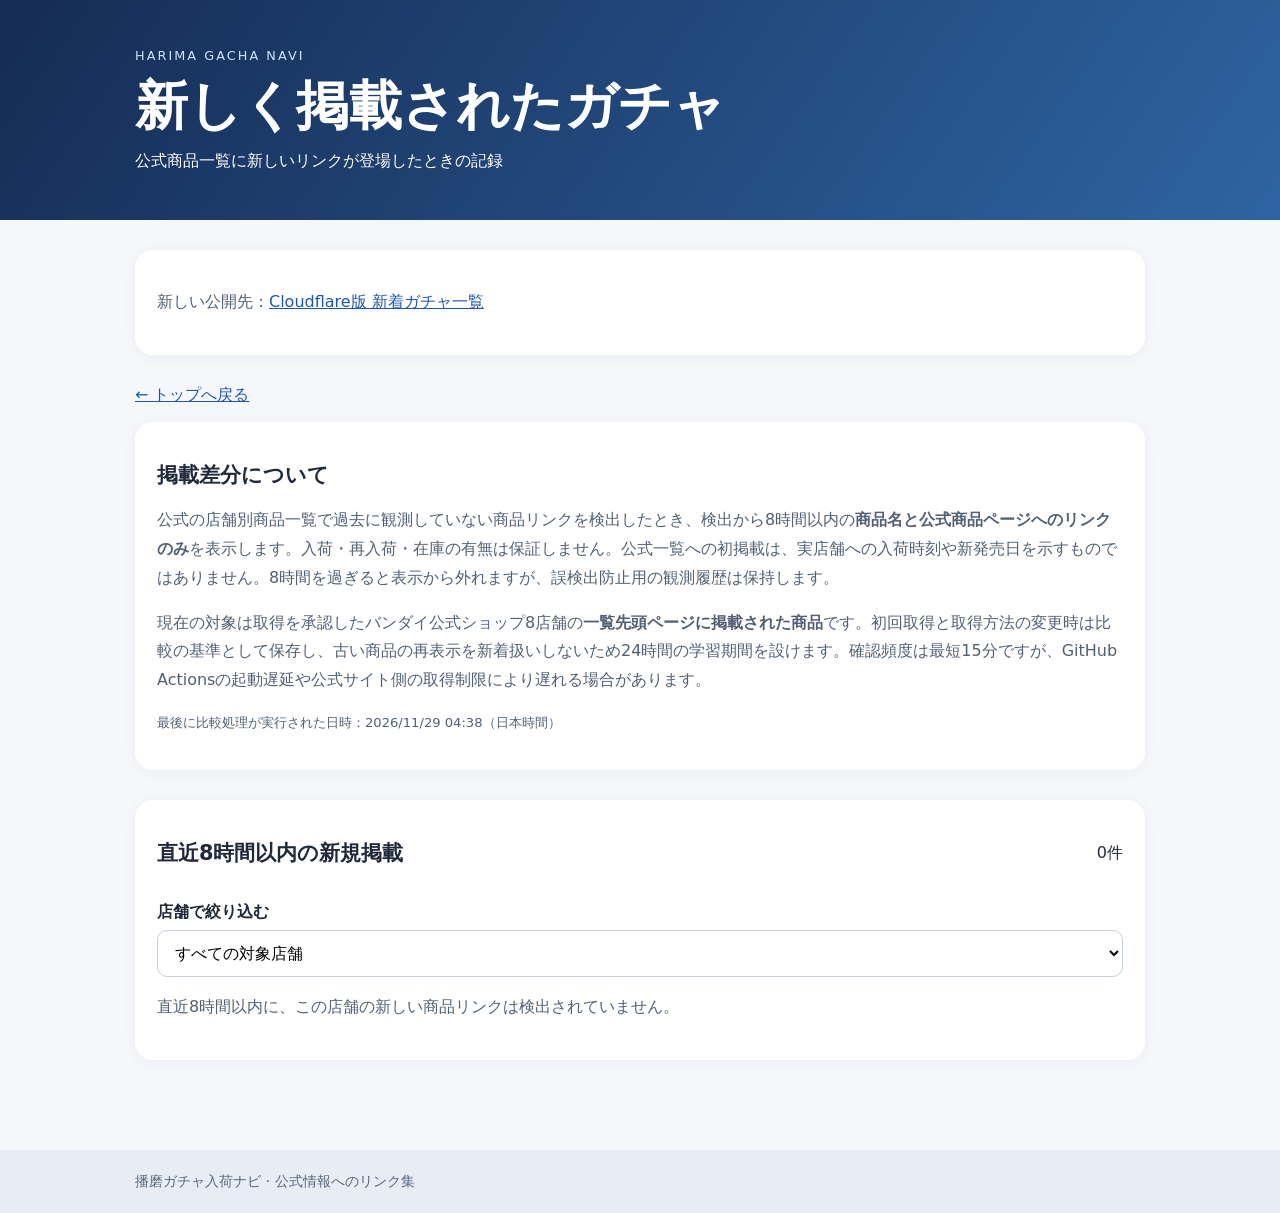
<file: product-updates.html>
<!doctype html>
<html lang="ja">
<head>
<meta charset="utf-8"><meta name="viewport" content="width=device-width,initial-scale=1">
<meta name="description" content="公式店舗の商品一覧に新しく掲載されたガチャの商品名と公式情報ページを確認できます。入荷・在庫は保証しません。">
<title>新しく掲載されたガチャ | 播磨ガチャ入荷ナビ</title>
<link rel="canonical" href="https://harima-gacha-navi.pages.dev/product-updates">
<link rel="stylesheet" href="style.css">
</head>
<body>
<header><div class="wrap"><p class="eyebrow">HARIMA GACHA NAVI</p><h1>新しく掲載されたガチャ</h1><p>公式商品一覧に新しいリンクが登場したときの記録</p></div></header>
<main class="wrap"><!-- legacy-migration-start --><section class="notice"><p>新しい公開先：<a href="https://harima-gacha-navi.pages.dev/product-updates">Cloudflare版 新着ガチャ一覧</a></p></section><!-- legacy-migration-end -->
<p><a href="./">← トップへ戻る</a></p>
<section class="notice">
<h2>掲載差分について</h2>
<p>公式の店舗別商品一覧で過去に観測していない商品リンクを検出したとき、検出から8時間以内の<strong>商品名と公式商品ページへのリンクのみ</strong>を表示します。入荷・再入荷・在庫の有無は保証しません。公式一覧への初掲載は、実店舗への入荷時刻や新発売日を示すものではありません。8時間を過ぎると表示から外れますが、誤検出防止用の観測履歴は保持します。</p>
<p>現在の対象は取得を承認したバンダイ公式ショップ8店舗の<strong>一覧先頭ページに掲載された商品</strong>です。初回取得と取得方法の変更時は比較の基準として保存し、古い商品の再表示を新着扱いしないため24時間の学習期間を設けます。確認頻度は最短15分ですが、GitHub Actionsの起動遅延や公式サイト側の取得制限により遅れる場合があります。</p>
<p id="product-checked-at" class="update-status">最終比較日時を確認しています。</p>
</section>
<section class="notice">
<div class="section-head"><h2>直近8時間以内の新規掲載</h2><span id="product-result-count"></span></div>
<label for="product-store-filter">店舗で絞り込む</label>
<select id="product-store-filter"><option value="">すべての対象店舗</option></select>
<div id="product-diff" aria-live="polite">情報を確認しています。</div>
</section>
</main>
<footer><div class="wrap">播磨ガチャ入荷ナビ · 公式情報へのリンク集</div></footer>
<script src="product-updates.js" defer></script>
</body>
</html>
</file>
<file: style.css>
:root{font-family:system-ui,-apple-system,"Hiragino Kaku Gothic ProN","Noto Sans JP",sans-serif;color:#20293a;background:#f5f7fb}*{box-sizing:border-box}body{margin:0}a{color:#2155ad}a:focus-visible,input:focus-visible,select:focus-visible,button:focus-visible{outline:3px solid #f49a3b;outline-offset:3px}.wrap{max-width:1050px;margin:auto;padding:0 20px}header{background:linear-gradient(125deg,#152c54,#2e64a2);color:white;padding:48px 0}header h1{font-size:clamp(2rem,6vw,3.3rem);margin:8px 0}header p{margin:0}.eyebrow{letter-spacing:.16em;font-size:.8rem;color:#d0e3ff}main{padding-top:30px!important;padding-bottom:60px!important}h2{font-size:1.3rem}.intro,.notice{background:white;padding:22px;border-radius:18px;box-shadow:0 2px 16px #1228490c;margin-bottom:30px}.intro p,.notice p{line-height:1.8;color:#526076}label{display:block;font-weight:700;margin:18px 0 7px}select,input{width:100%;border:1px solid #c5cfdd;border-radius:10px;background:white;padding:13px;font-size:1rem}.section-head{display:flex;justify-content:space-between;align-items:center;gap:12px}.grid{display:grid;grid-template-columns:repeat(auto-fit,minmax(min(100%,290px),1fr));gap:16px}.card{background:white;border:1px solid #e2e7ef;border-radius:16px;padding:20px;display:flex;flex-direction:column;gap:12px}.card h3{margin:0;font-size:1.1rem}.card p{margin:0;color:#536277;line-height:1.6}.city{display:inline-block;font-size:.8rem;background:#eaf2ff;color:#244b8b;border-radius:100px;padding:5px 10px;align-self:flex-start}.links{display:flex;flex-wrap:wrap;gap:8px;margin-top:auto}.links a{display:inline-block;padding:9px 12px;background:#eaf2ff;border-radius:9px;text-decoration:none;font-weight:700;font-size:.9rem}.links a:hover{background:#dceaff}.empty{padding:24px;background:white;border-radius:12px}footer{padding:22px 0;background:#e8edf5;color:#59677b;font-size:.9rem}@media(min-width:700px){.intro{padding:30px}}
.embed-toggle{border:1px solid #a9c4ed;background:#f1f6ff;color:#204b85;border-radius:10px;padding:11px;cursor:pointer;font:inherit;font-weight:700;text-align:center}.embed-toggle:hover{background:#dceaff}.embed-holder{min-width:0;max-width:100%;overflow:hidden}.embed-holder[hidden]{display:none}

#show-board{font:inherit;font-weight:700;cursor:pointer;border:0;border-radius:10px;padding:12px 16px;background:#2056a3;color:white}.timeline-board{display:grid;grid-template-columns:repeat(auto-fit,minmax(min(100%,320px),1fr));gap:16px;margin-top:18px}.timeline-board[hidden]{display:none}.timeline-item{background:white;border:1px solid #dce5f1;border-radius:12px;padding:12px;min-width:0;overflow:hidden}.timeline-item h3{font-size:1rem;margin:0 0 12px}

.favorite-filter{display:flex;align-items:center;gap:10px;margin:16px 0}.favorite-filter input{width:20px;height:20px;flex:none}.favorite-button{font:inherit;font-size:.9rem;border:1px solid #c4cedb;border-radius:9px;padding:10px;background:#fff;cursor:pointer;color:#355071}.favorite-button[aria-pressed="true"]{background:#fff5d9;border-color:#dfbb57;color:#6d4b05}#board-count{font-size:.9rem;color:#526076}

.store-details{font-size:.85rem;color:#58667b;display:grid;gap:3px}.card .store-details p{margin:0;line-height:1.45}.card .map-link{background:#e7f4ec;color:#23623e}.update-status{font-size:.82rem;overflow-wrap:anywhere}

/* Readable product listings without republishing manufacturer content. */
.product-event-list{list-style:none;margin:18px 0 0;padding:0;display:grid;gap:12px}
.product-event{background:#f7f9fc;border:1px solid #e0e7f1;padding:14px 16px;border-radius:12px}
.product-event a{font-weight:700;overflow-wrap:anywhere}
.product-event-meta{font-size:.82rem;color:#516177;margin:0 0 6px}
.product-preview-list{padding-left:20px;display:grid;gap:10px}
.product-preview-list li{line-height:1.65}
.product-preview-store{font-size:.85rem;color:#5a677b}

/* Store-specific newly listed gachas (official links, not confirmed stock). */
.card-new-gachas{border-top:1px solid #e3e9f3;padding-top:12px;min-width:0}
.card-new-gachas h4{font-size:.95rem;color:#224c88;margin:0 0 9px}
.card-gacha-list{list-style:disc;padding-left:19px;margin:0;display:grid;gap:9px}
.card-gacha-list li{overflow-wrap:anywhere;line-height:1.45}
.card-gacha-list a{font-size:.91rem;font-weight:700}
.card-gacha-list small{display:block;font-size:.74rem;color:#617187;margin-top:3px}
.card-gacha-extra{margin-top:10px}
.card-gacha-extra summary{font-size:.84rem;color:#2155ad;font-weight:700;cursor:pointer}
.card-gacha-extra .card-gacha-list{margin-top:9px}
.card-gacha-note{display:block;font-size:.75rem;line-height:1.5;color:#667486;margin-top:12px}
</file>
